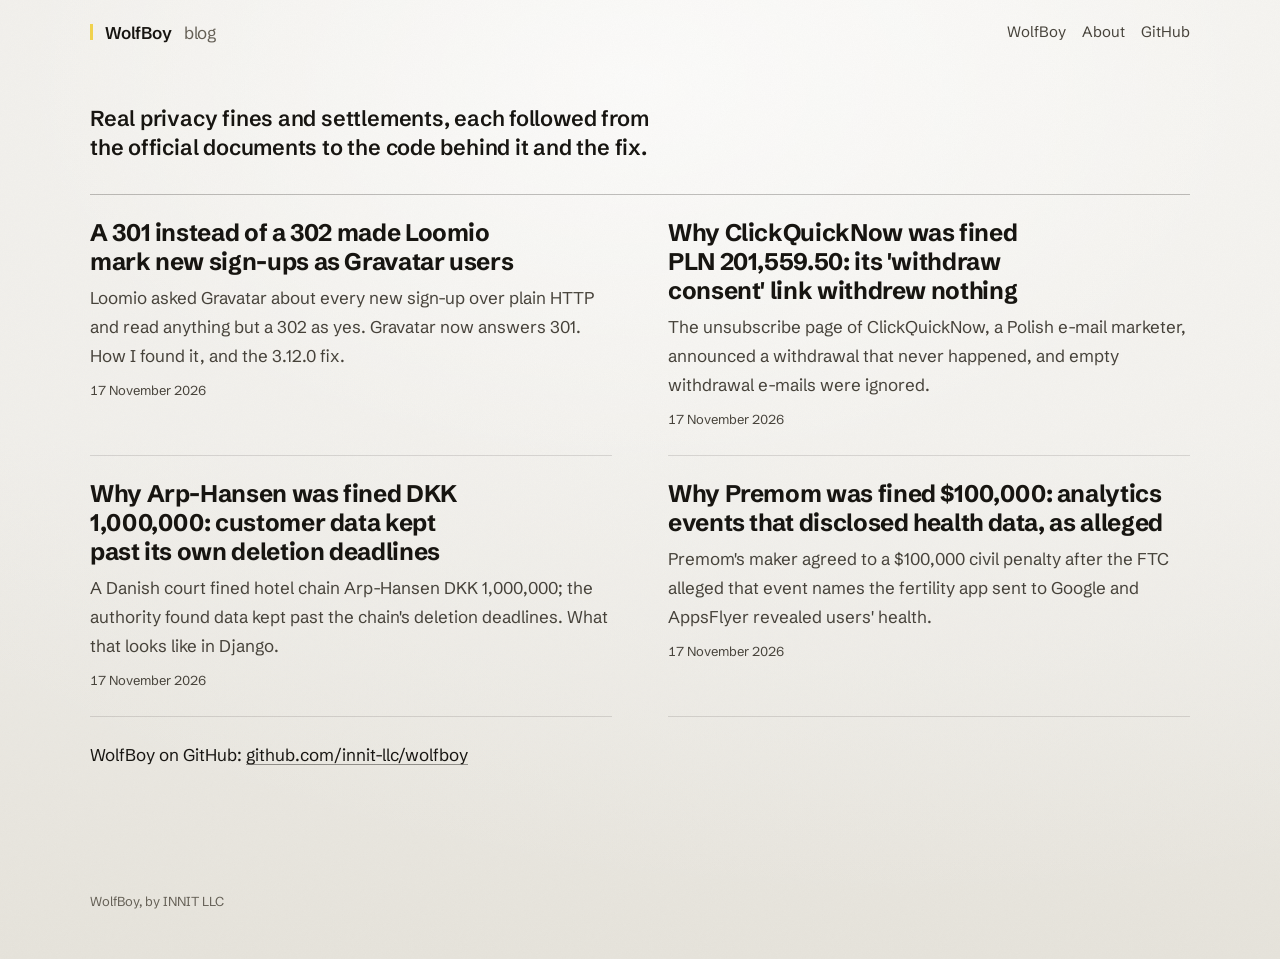
<file: docs/index.html>
<!DOCTYPE html>
<html lang="en">
<head>
<meta charset="utf-8" />
<meta name="viewport" content="width=device-width, initial-scale=1" />
<title>WolfBoy blog</title>
<meta name="description" content="Real privacy fines and settlements, each followed from the official documents to the code behind it and the fix." />
<meta property="og:type" content="website" />
<meta property="og:site_name" content="WolfBoy blog" />
<meta property="og:title" content="WolfBoy blog" />
<meta property="og:description" content="Real privacy fines and settlements, each followed from the official documents to the code behind it and the fix." />
<meta property="og:url" content="https://innit-llc.com/" />
<meta property="og:image" content="https://innit-llc.com/og/index.png" />
<meta property="og:image:width" content="1200" />
<meta property="og:image:height" content="630" />
<meta property="og:image:alt" content="WolfBoy blog" />
<meta name="twitter:card" content="summary_large_image" />
<meta name="color-scheme" content="light dark" />
<link rel="alternate" type="application/rss+xml" title="WolfBoy blog" href="https://innit-llc.com/feed.xml" />
<link rel="preload" href="fonts/SchibstedGrotesk-normal-400-900-latin.woff2" as="font" type="font/woff2" crossorigin="anonymous" />
<link rel="stylesheet" href="style.css" />
</head>
<body class="home">
<header class="mast"><div class="frame"><a class="brand" href="./"><b>WolfBoy</b> blog</a><nav class="nav" aria-label="Site"><a href="https://github.com/innit-llc/wolfboy">WolfBoy</a><a href="about/">About</a><a href="https://github.com/innit-llc">GitHub</a></nav></div></header>
<main class="frame">
<h1>Real privacy fines and settlements, each followed from the official documents to the code behind it and the fix.</h1>
<ul class="posts">
<li>
<h2><a href="loomio-gravatar-301/">A 301 instead of a 302 made Loomio mark new <span class="nw">sign-ups</span> as Gravatar users</a></h2>
<p>Loomio asked Gravatar about every new sign-up over plain HTTP and read anything but a 302 as yes. Gravatar now answers 301. How I found it, and the 3.12.0 fix.</p>
<p class="meta"><time datetime="2026-11-17">17 November 2026</time></p>
</li>
<li>
<h2><a href="consent-withdrawal-link-poland/">Why ClickQuickNow was fined PLN 201,559.50: its 'withdraw consent' link withdrew nothing</a></h2>
<p>The unsubscribe page of ClickQuickNow, a Polish e-mail marketer, announced a withdrawal that never happened, and empty withdrawal e-mails were ignored.</p>
<p class="meta"><time datetime="2026-11-17">17 November 2026</time></p>
</li>
<li>
<h2><a href="retention-deadlines-denmark/">Why <span class="nw">Arp-Hansen</span> was fined DKK 1,000,000: customer data kept past its own deletion deadlines</a></h2>
<p>A Danish court fined hotel chain Arp-Hansen DKK 1,000,000; the authority found data kept past the chain's deletion deadlines. What that looks like in Django.</p>
<p class="meta"><time datetime="2026-11-17">17 November 2026</time></p>
</li>
<li>
<h2><a href="health-event-names-to-analytics-sdks-us/">Why Premom was fined $100,000: analytics events that disclosed health data, as alleged</a></h2>
<p>Premom's maker agreed to a $100,000 civil penalty after the FTC alleged that event names the fertility app sent to Google and AppsFlyer revealed users' health.</p>
<p class="meta"><time datetime="2026-11-17">17 November 2026</time></p>
</li>
</ul>
<p class="repo-link">WolfBoy on GitHub: <a href="https://github.com/innit-llc/wolfboy">github.com/innit-llc/wolfboy</a></p>
</main>
<footer class="site"><div class="frame">WolfBoy, by INNIT LLC</div></footer>
</body>
</html>
</file>
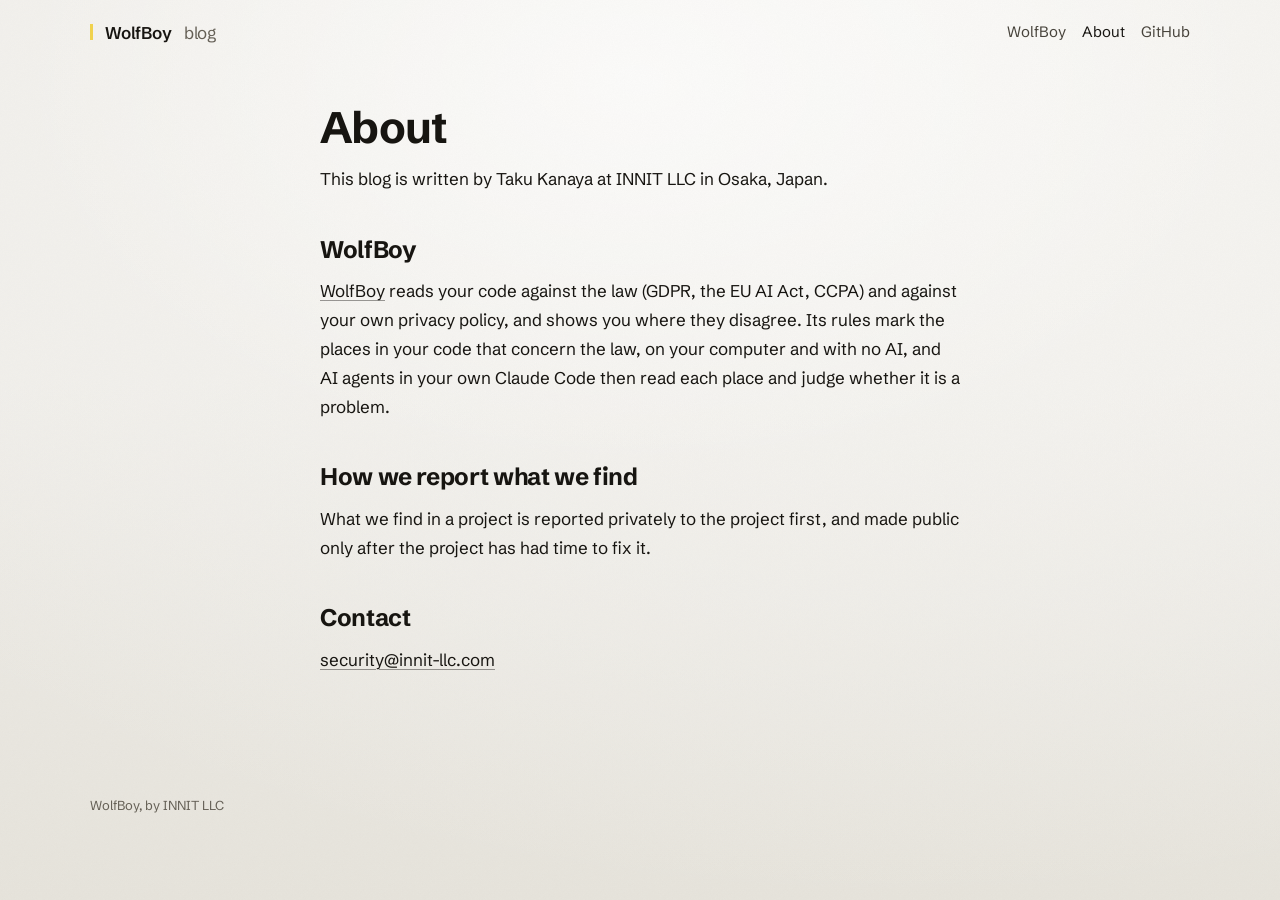
<file: docs/about/index.html>
<!DOCTYPE html>
<html lang="en">
<head>
<meta charset="utf-8" />
<meta name="viewport" content="width=device-width, initial-scale=1" />
<title>About the WolfBoy blog</title>
<meta name="description" content="Who writes the WolfBoy blog, what WolfBoy does, how we report what we find, and how to reach us." />
<meta property="og:type" content="website" />
<meta property="og:site_name" content="WolfBoy blog" />
<meta property="og:title" content="About the WolfBoy blog" />
<meta property="og:description" content="Who writes the WolfBoy blog, what WolfBoy does, how we report what we find, and how to reach us." />
<meta property="og:url" content="https://innit-llc.com/about/" />
<meta property="og:image" content="https://innit-llc.com/og/about.png" />
<meta property="og:image:width" content="1200" />
<meta property="og:image:height" content="630" />
<meta property="og:image:alt" content="About the WolfBoy blog" />
<meta name="twitter:card" content="summary_large_image" />
<meta name="color-scheme" content="light dark" />
<link rel="alternate" type="application/rss+xml" title="WolfBoy blog" href="https://innit-llc.com/feed.xml" />
<link rel="preload" href="../fonts/SchibstedGrotesk-normal-400-900-latin.woff2" as="font" type="font/woff2" crossorigin="anonymous" />
<link rel="stylesheet" href="../style.css" />
</head>
<body class="about">
<header class="mast"><div class="frame"><a class="brand" href="../"><b>WolfBoy</b> blog</a><nav class="nav" aria-label="Site"><a href="https://github.com/innit-llc/wolfboy">WolfBoy</a><a href="../about/" aria-current="page">About</a><a href="https://github.com/innit-llc">GitHub</a></nav></div></header>
<main class="wrap">
<article>
<h1 id="about">About</h1>
<p>This blog is written by Taku Kanaya at INNIT LLC in Osaka, Japan.</p>
<h2 id="wolfboy">WolfBoy</h2>
<p><a href="https://github.com/innit-llc/wolfboy">WolfBoy</a> reads your code against the law (GDPR, the EU AI Act, CCPA) and against your own privacy policy, and shows you where they disagree. Its rules mark the places in your code that concern the law, on your computer and with no AI, and AI agents in your own Claude Code then read each place and judge whether it is a problem.</p>
<h2 id="how-we-report-what-we-find">How we report what we find</h2>
<p>What we find in a project is reported privately to the project first, and made public only after the project has had time to fix it.</p>
<h2 id="contact">Contact</h2>
<p><a href="mailto:security@innit-llc.com">security@innit-llc.com</a></p>
</article>
</main>
<footer class="site"><div class="frame">WolfBoy, by INNIT LLC</div></footer>
</body>
</html>
</file>
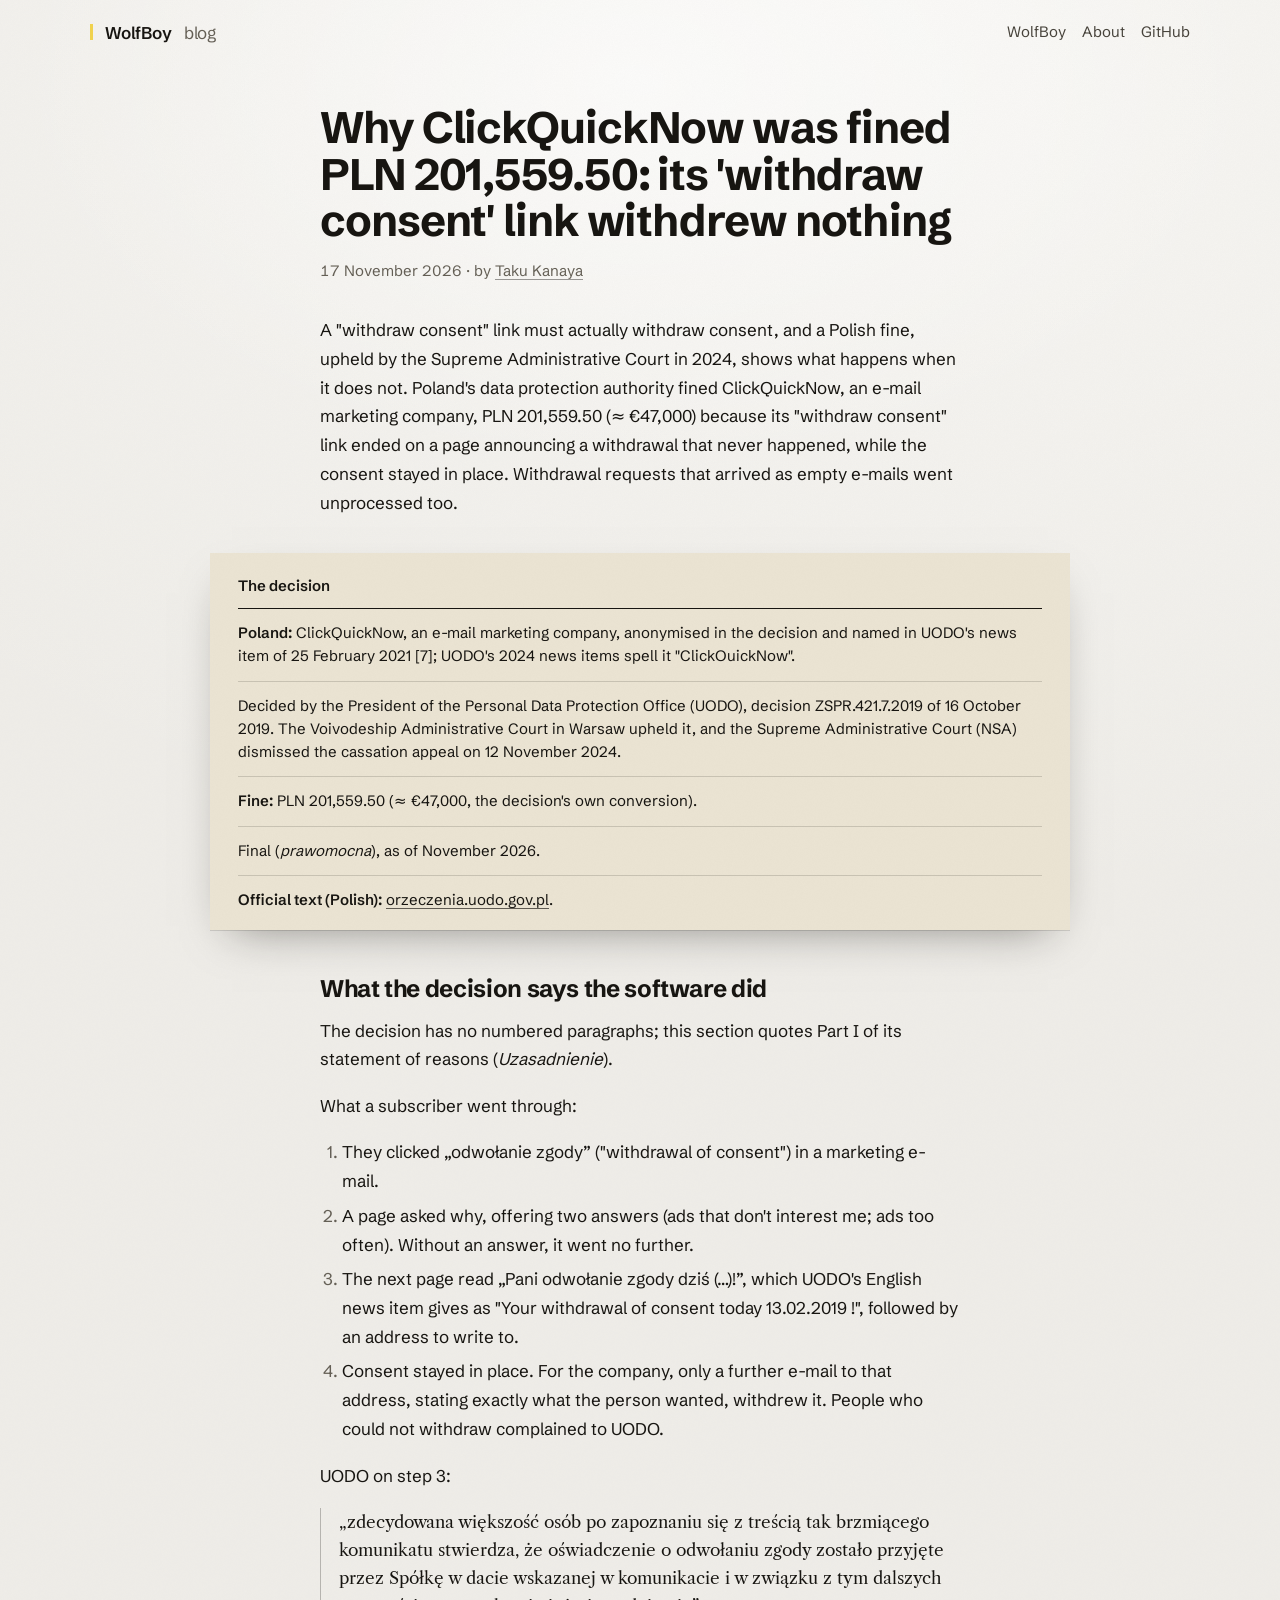
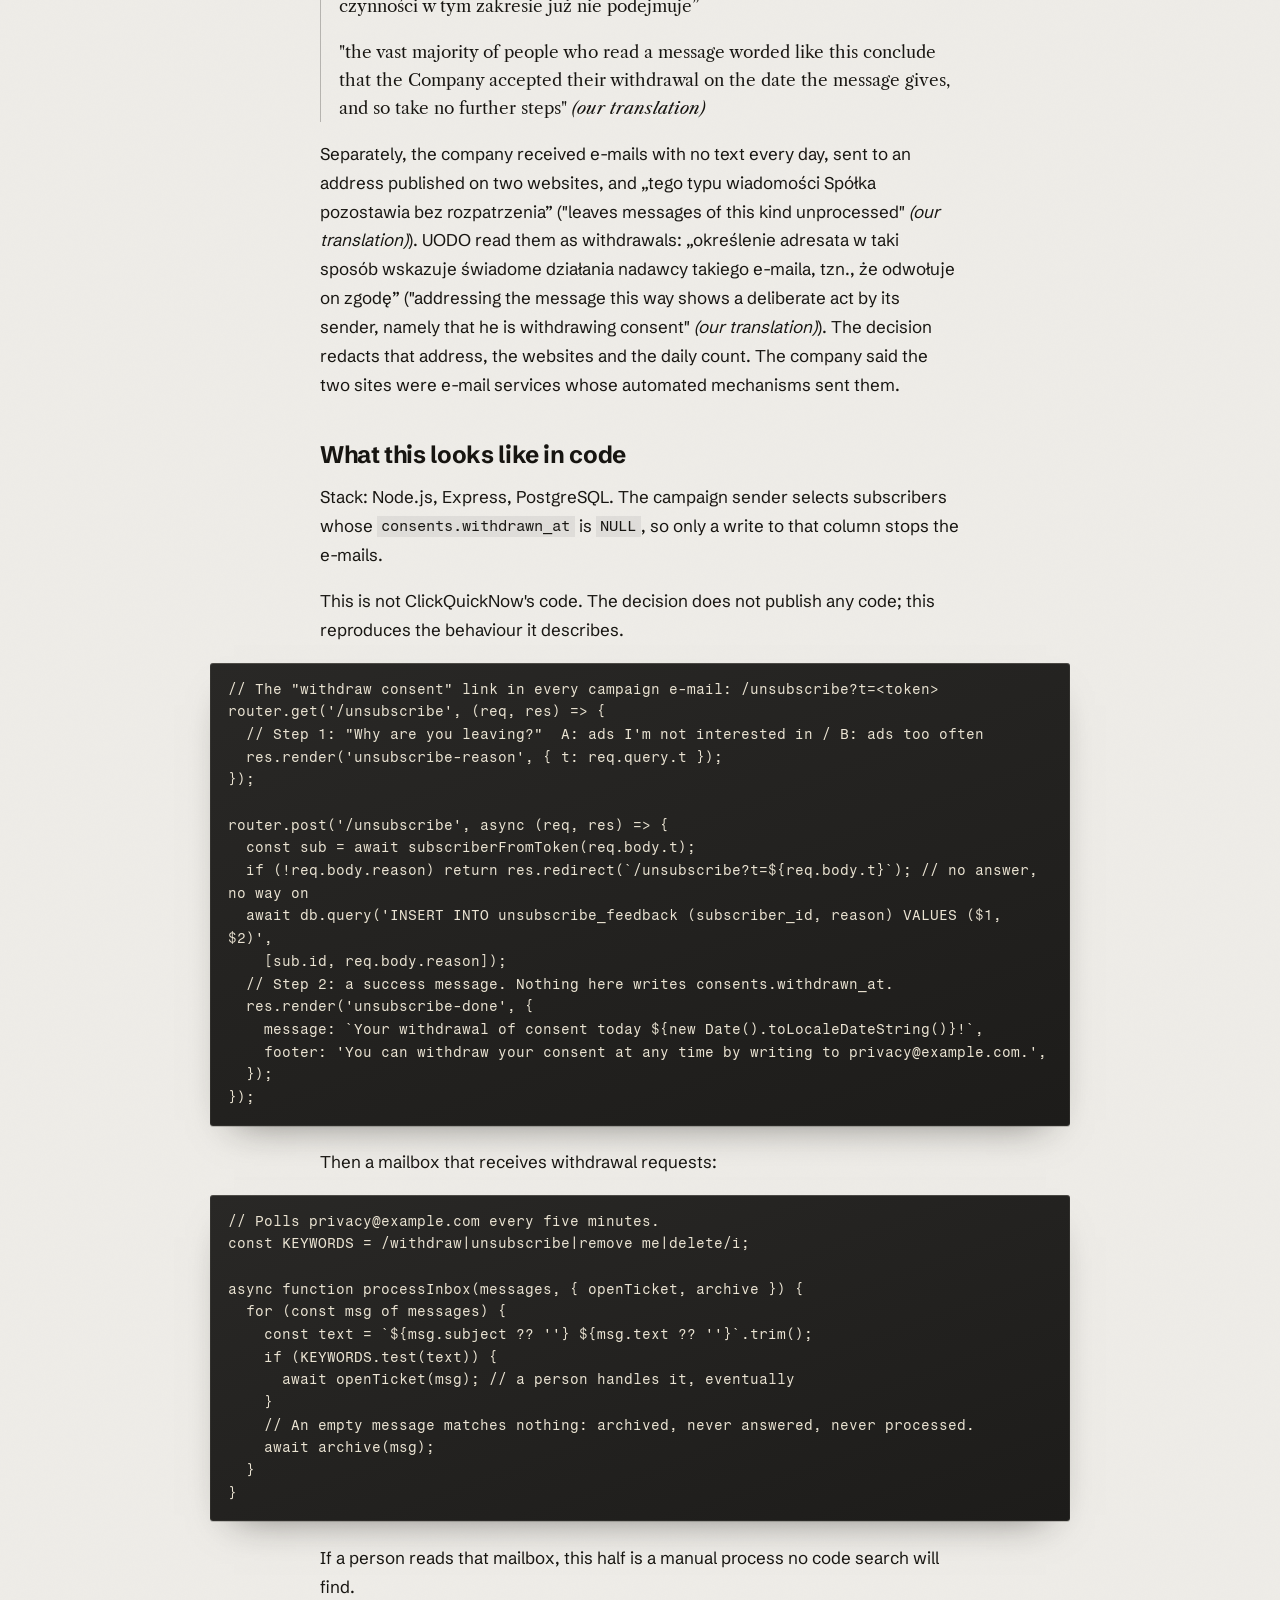
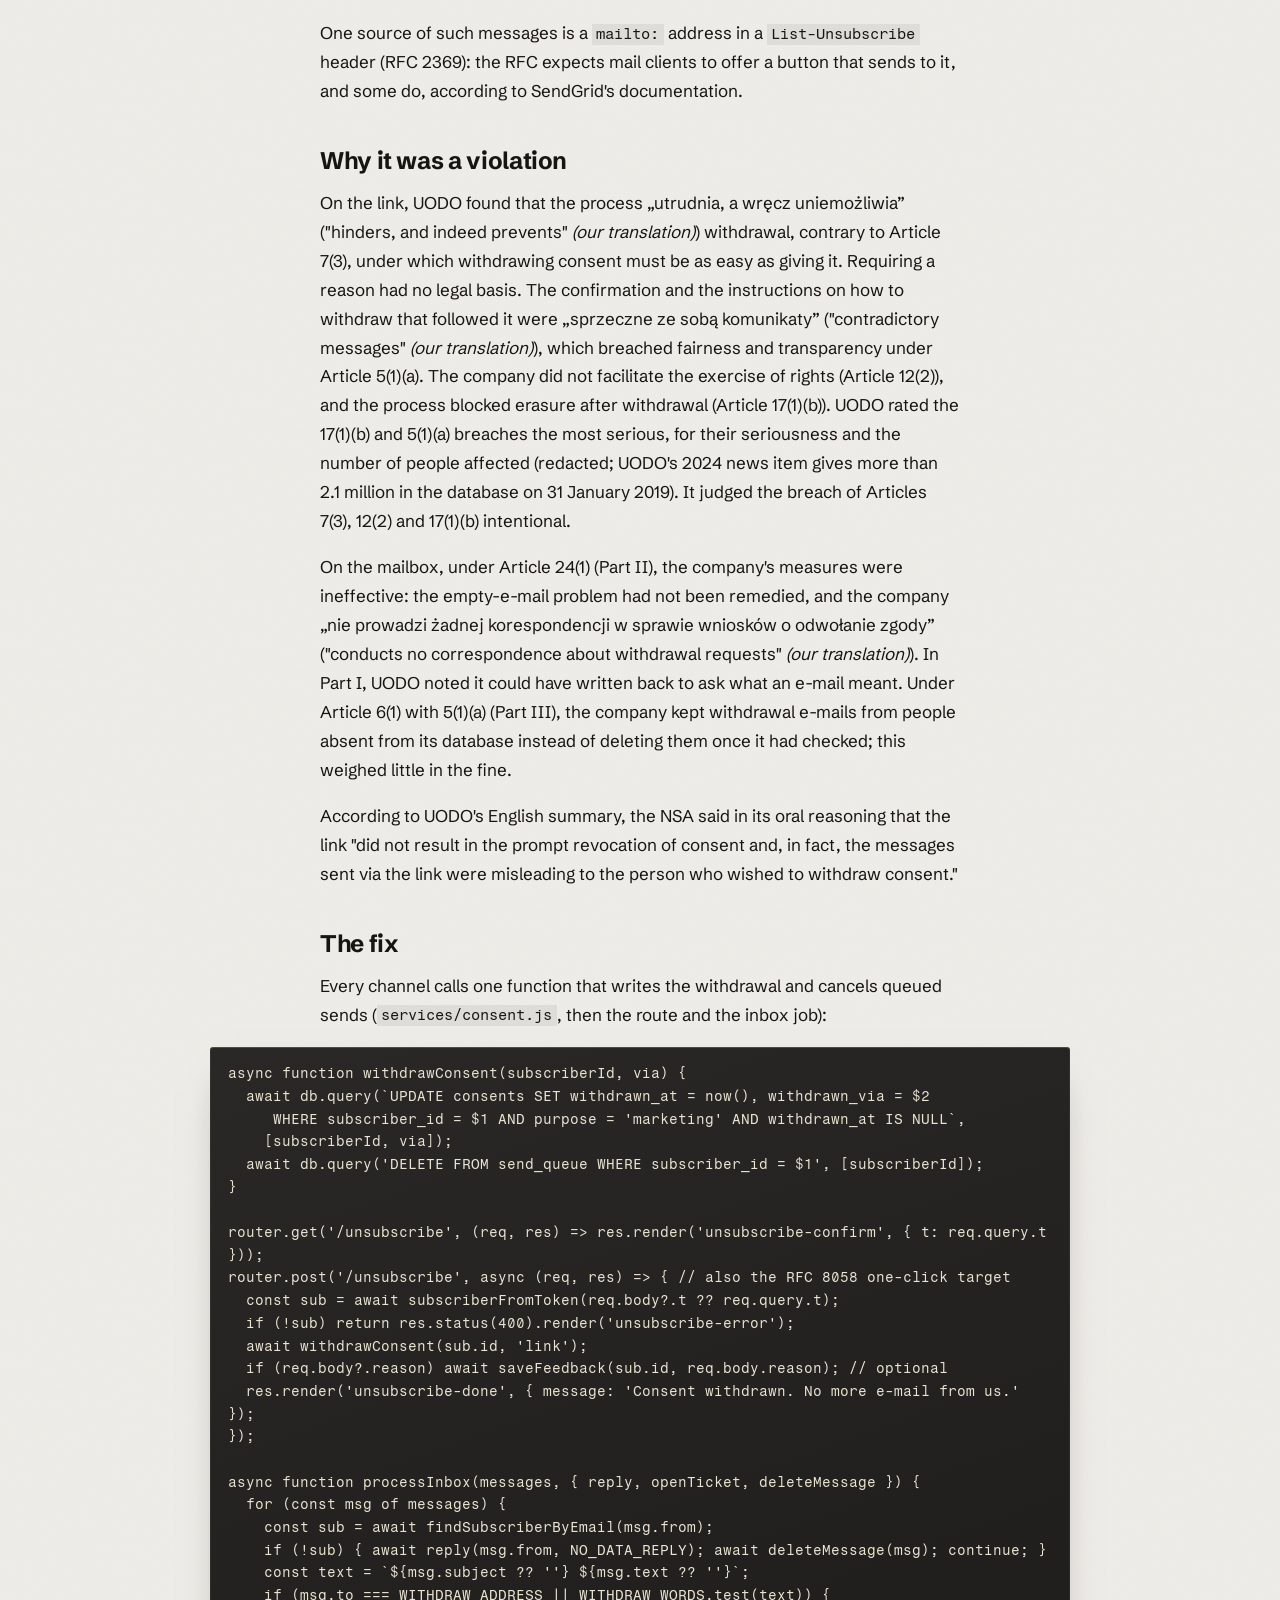
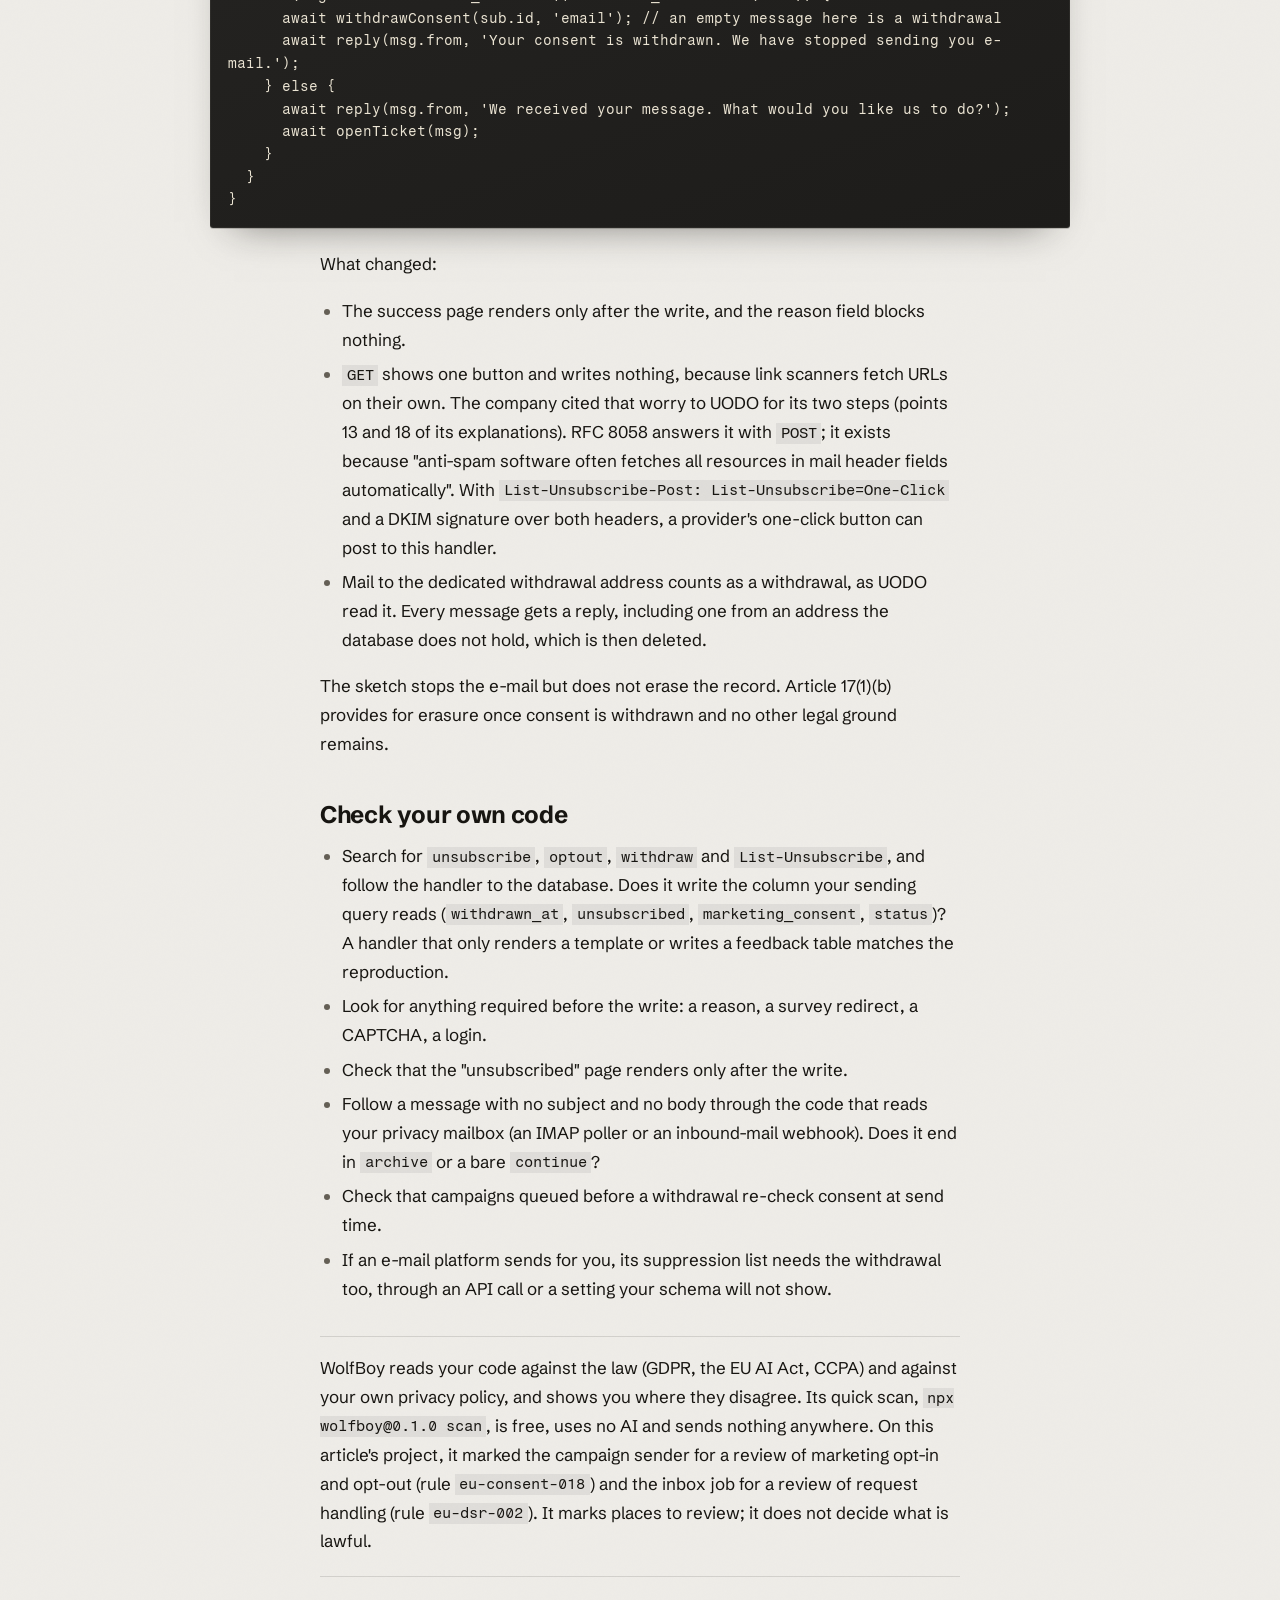
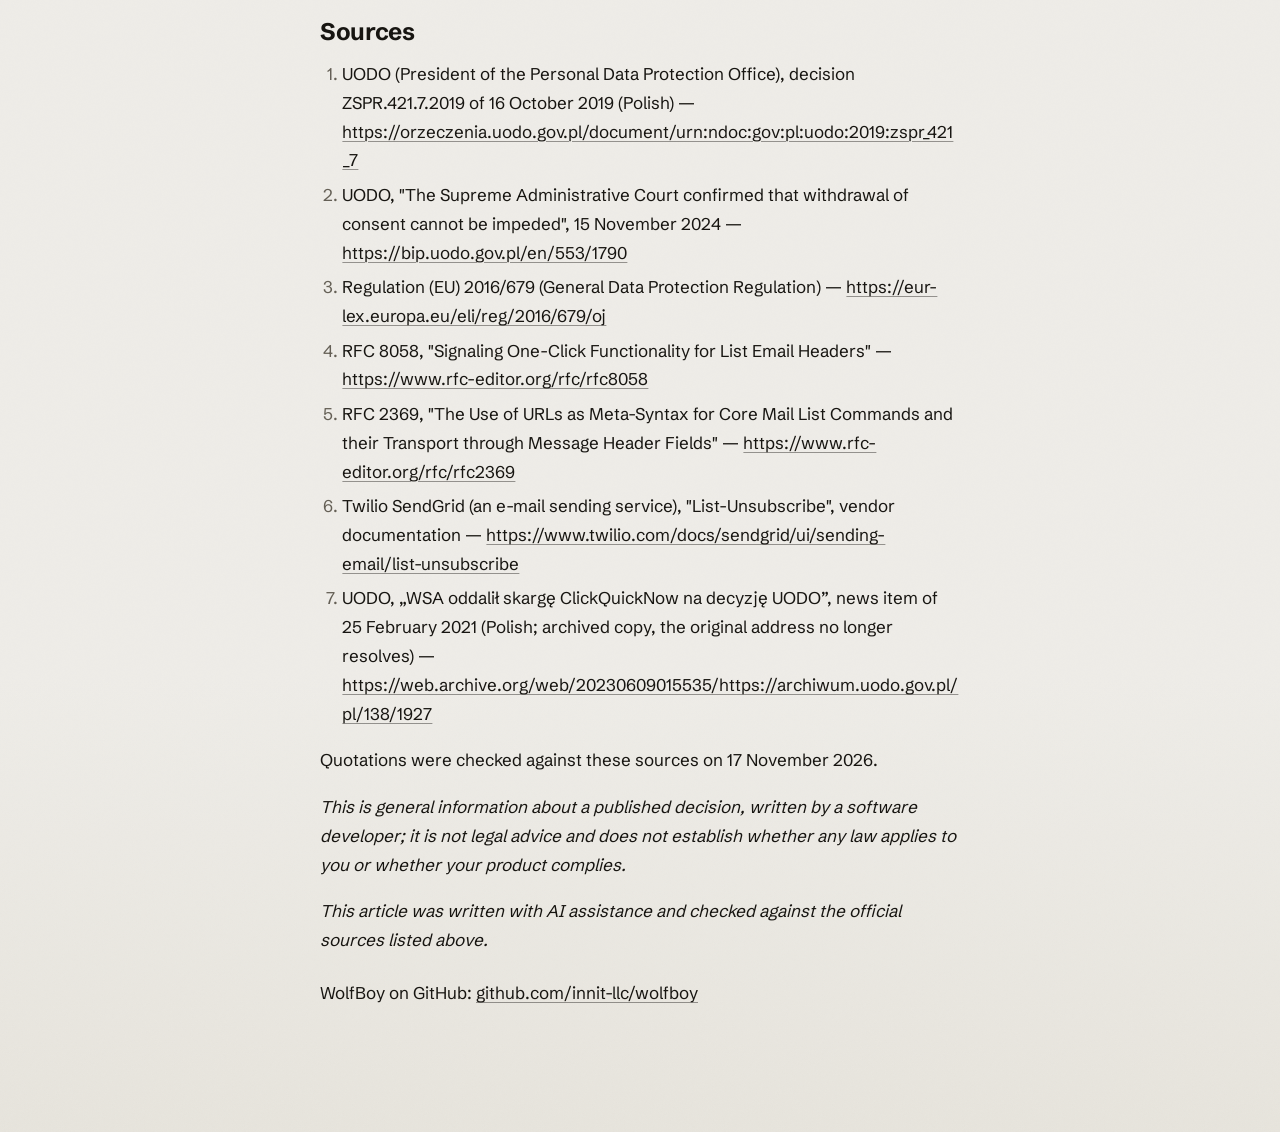
<file: docs/consent-withdrawal-link-poland/index.html>
<!DOCTYPE html>
<html lang="en">
<head>
<meta charset="utf-8" />
<meta name="viewport" content="width=device-width, initial-scale=1" />
<title>Why ClickQuickNow was fined PLN 201,559.50: its 'withdraw consent' link withdrew nothing</title>
<meta name="description" content="The unsubscribe page of ClickQuickNow, a Polish e-mail marketer, announced a withdrawal that never happened, and empty withdrawal e-mails were ignored." />
<meta property="og:type" content="article" />
<meta property="og:site_name" content="WolfBoy blog" />
<meta property="og:title" content="Why ClickQuickNow was fined PLN 201,559.50: its 'withdraw consent' link withdrew nothing" />
<meta property="og:description" content="The unsubscribe page of ClickQuickNow, a Polish e-mail marketer, announced a withdrawal that never happened, and empty withdrawal e-mails were ignored." />
<meta property="og:url" content="https://innit-llc.com/consent-withdrawal-link-poland/" />
<meta property="og:image" content="https://innit-llc.com/og/consent-withdrawal-link-poland.png" />
<meta property="og:image:width" content="1200" />
<meta property="og:image:height" content="630" />
<meta property="og:image:alt" content="Why ClickQuickNow was fined PLN 201,559.50: its 'withdraw consent' link withdrew nothing" />
<meta name="twitter:card" content="summary_large_image" />
<meta name="color-scheme" content="light dark" />
<link rel="alternate" type="application/rss+xml" title="WolfBoy blog" href="https://innit-llc.com/feed.xml" />
<link rel="preload" href="../fonts/SchibstedGrotesk-normal-400-900-latin.woff2" as="font" type="font/woff2" crossorigin="anonymous" />
<link rel="stylesheet" href="../style.css" />
</head>
<body class="post">
<header class="mast"><div class="frame"><a class="brand" href="../"><b>WolfBoy</b> blog</a><nav class="nav" aria-label="Site"><a href="https://github.com/innit-llc/wolfboy">WolfBoy</a><a href="../about/">About</a><a href="https://github.com/innit-llc">GitHub</a></nav></div></header>
<main class="wrap">
<article>
<header>
<h1>Why ClickQuickNow was fined PLN 201,559.50: its 'withdraw consent' link withdrew nothing</h1>
<p class="meta"><time datetime="2026-11-17">17 November 2026</time> · by <a href="../about/" rel="author">Taku Kanaya</a></p>
</header>
<p>A "withdraw consent" link must actually withdraw consent, and a Polish fine, upheld by the Supreme Administrative Court in 2024, shows what happens when it does not. Poland's data protection authority fined ClickQuickNow, an e-mail marketing company, PLN 201,559.50 (≈ €47,000) because its "withdraw consent" link ended on a page announcing a withdrawal that never happened, while the consent stayed in place. Withdrawal requests that arrived as empty e-mails went unprocessed too.</p>
<section class="case">
<h2 id="the-decision">The decision</h2>
<ul>
<li><span class="k">Poland:</span> ClickQuickNow, an e-mail marketing company, anonymised in the decision and named in UODO's news item of 25 February 2021 [7]; UODO's 2024 news items spell it "ClickOuickNow".</li>
<li>Decided by the President of the Personal Data Protection Office (UODO), decision ZSPR.421.7.2019 of 16 October 2019. The Voivodeship Administrative Court in Warsaw upheld it, and the Supreme Administrative Court (NSA) dismissed the cassation appeal on 12 November 2024.</li>
<li><span class="k">Fine:</span> PLN 201,559.50 (≈ €47,000, the decision's own conversion).</li>
<li>Final (<em>prawomocna</em>), as of November 2026.</li>
<li><span class="k">Official text (Polish):</span> <a href="https://orzeczenia.uodo.gov.pl/document/urn:ndoc:gov:pl:uodo:2019:zspr_421_7">orzeczenia.uodo.gov.pl</a>.</li>
</ul>
</section>
<h2 id="what-the-decision-says-the-software-did">What the decision says the software did</h2>
<p>The decision has no numbered paragraphs; this section quotes Part I of its statement of reasons (<em>Uzasadnienie</em>).</p>
<p>What a subscriber went through:</p>
<ol>
<li>They clicked „odwołanie zgody” ("withdrawal of consent") in a marketing e-mail.</li>
<li>A page asked why, offering two answers (ads that don't interest me; ads too often). Without an answer, it went no further.</li>
<li>The next page read „Pani odwołanie zgody dziś (…)!”, which UODO's English news item gives as "Your withdrawal of consent today 13.02.2019 !", followed by an address to write to.</li>
<li>Consent stayed in place. For the company, only a further e-mail to that address, stating exactly what the person wanted, withdrew it. People who could not withdraw complained to UODO.</li>
</ol>
<p>UODO on step 3:</p>
<blockquote>
<p>„zdecydowana większość osób po zapoznaniu się z treścią tak brzmiącego komunikatu stwierdza, że oświadczenie o odwołaniu zgody zostało przyjęte przez Spółkę w dacie wskazanej w komunikacie i w związku z tym dalszych czynności w tym zakresie już nie podejmuje”</p>
<p>"the vast majority of people who read a message worded like this conclude that the Company accepted their withdrawal on the date the message gives, and so take no further steps" <em>(our translation)</em></p>
</blockquote>
<p>Separately, the company received e-mails with no text every day, sent to an address published on two websites, and „tego typu wiadomości Spółka pozostawia bez rozpatrzenia” ("leaves messages of this kind unprocessed" <em>(our translation)</em>). UODO read them as withdrawals: „określenie adresata w taki sposób wskazuje świadome działania nadawcy takiego e-maila, tzn., że odwołuje on zgodę” ("addressing the message this way shows a deliberate act by its sender, namely that he is withdrawing consent" <em>(our translation)</em>). The decision redacts that address, the websites and the daily count. The company said the two sites were e-mail services whose automated mechanisms sent them.</p>
<h2 id="what-this-looks-like-in-code">What this looks like in code</h2>
<p>Stack: Node.js, Express, PostgreSQL. The campaign sender selects subscribers whose <code>consents.withdrawn_at</code> is <code>NULL</code>, so only a write to that column stops the e-mails.</p>
<p>This is not ClickQuickNow's code. The decision does not publish any code; this reproduces the behaviour it describes.</p>
<pre><code class="language-js">// The "withdraw consent" link in every campaign e-mail: /unsubscribe?t=&lt;token&gt;
router.get('/unsubscribe', (req, res) =&gt; {
  // Step 1: "Why are you leaving?"  A: ads I'm not interested in / B: ads too often
  res.render('unsubscribe-reason', { t: req.query.t });
});

router.post('/unsubscribe', async (req, res) =&gt; {
  const sub = await subscriberFromToken(req.body.t);
  if (!req.body.reason) return res.redirect(`/unsubscribe?t=${req.body.t}`); // no answer, no way on
  await db.query('INSERT INTO unsubscribe_feedback (subscriber_id, reason) VALUES ($1, $2)',
    [sub.id, req.body.reason]);
  // Step 2: a success message. Nothing here writes consents.withdrawn_at.
  res.render('unsubscribe-done', {
    message: `Your withdrawal of consent today ${new Date().toLocaleDateString()}!`,
    footer: 'You can withdraw your consent at any time by writing to privacy@example.com.',
  });
});
</code></pre>
<p>Then a mailbox that receives withdrawal requests:</p>
<pre><code class="language-js">// Polls privacy@example.com every five minutes.
const KEYWORDS = /withdraw|unsubscribe|remove me|delete/i;

async function processInbox(messages, { openTicket, archive }) {
  for (const msg of messages) {
    const text = `${msg.subject ?? ''} ${msg.text ?? ''}`.trim();
    if (KEYWORDS.test(text)) {
      await openTicket(msg); // a person handles it, eventually
    }
    // An empty message matches nothing: archived, never answered, never processed.
    await archive(msg);
  }
}
</code></pre>
<p>If a person reads that mailbox, this half is a manual process no code search will find.</p>
<p>One source of such messages is a <code>mailto:</code> address in a <code>List-Unsubscribe</code> header (RFC 2369): the RFC expects mail clients to offer a button that sends to it, and some do, according to SendGrid's documentation.</p>
<h2 id="why-it-was-a-violation">Why it was a violation</h2>
<p>On the link, UODO found that the process „utrudnia, a wręcz uniemożliwia” ("hinders, and indeed prevents" <em>(our translation)</em>) withdrawal, contrary to Article 7(3), under which withdrawing consent must be as easy as giving it. Requiring a reason had no legal basis. The confirmation and the instructions on how to withdraw that followed it were „sprzeczne ze sobą komunikaty” ("contradictory messages" <em>(our translation)</em>), which breached fairness and transparency under Article 5(1)(a). The company did not facilitate the exercise of rights (Article 12(2)), and the process blocked erasure after withdrawal (Article 17(1)(b)). UODO rated the 17(1)(b) and 5(1)(a) breaches the most serious, for their seriousness and the number of people affected (redacted; UODO's 2024 news item gives more than 2.1 million in the database on 31 January 2019). It judged the breach of Articles 7(3), 12(2) and 17(1)(b) intentional.</p>
<p>On the mailbox, under Article 24(1) (Part II), the company's measures were ineffective: the empty-e-mail problem had not been remedied, and the company „nie prowadzi żadnej korespondencji w sprawie wniosków o odwołanie zgody” ("conducts no correspondence about withdrawal requests" <em>(our translation)</em>). In Part I, UODO noted it could have written back to ask what an e-mail meant. Under Article 6(1) with 5(1)(a) (Part III), the company kept withdrawal e-mails from people absent from its database instead of deleting them once it had checked; this weighed little in the fine.</p>
<p>According to UODO's English summary, the NSA said in its oral reasoning that the link "did not result in the prompt revocation of consent and, in fact, the messages sent via the link were misleading to the person who wished to withdraw consent."</p>
<h2 id="the-fix">The fix</h2>
<p>Every channel calls one function that writes the withdrawal and cancels queued sends (<code>services/consent.js</code>, then the route and the inbox job):</p>
<pre><code class="language-js">async function withdrawConsent(subscriberId, via) {
  await db.query(`UPDATE consents SET withdrawn_at = now(), withdrawn_via = $2
     WHERE subscriber_id = $1 AND purpose = 'marketing' AND withdrawn_at IS NULL`,
    [subscriberId, via]);
  await db.query('DELETE FROM send_queue WHERE subscriber_id = $1', [subscriberId]);
}

router.get('/unsubscribe', (req, res) =&gt; res.render('unsubscribe-confirm', { t: req.query.t }));
router.post('/unsubscribe', async (req, res) =&gt; { // also the RFC 8058 one-click target
  const sub = await subscriberFromToken(req.body?.t ?? req.query.t);
  if (!sub) return res.status(400).render('unsubscribe-error');
  await withdrawConsent(sub.id, 'link');
  if (req.body?.reason) await saveFeedback(sub.id, req.body.reason); // optional
  res.render('unsubscribe-done', { message: 'Consent withdrawn. No more e-mail from us.' });
});

async function processInbox(messages, { reply, openTicket, deleteMessage }) {
  for (const msg of messages) {
    const sub = await findSubscriberByEmail(msg.from);
    if (!sub) { await reply(msg.from, NO_DATA_REPLY); await deleteMessage(msg); continue; }
    const text = `${msg.subject ?? ''} ${msg.text ?? ''}`;
    if (msg.to === WITHDRAW_ADDRESS || WITHDRAW_WORDS.test(text)) {
      await withdrawConsent(sub.id, 'email'); // an empty message here is a withdrawal
      await reply(msg.from, 'Your consent is withdrawn. We have stopped sending you e-mail.');
    } else {
      await reply(msg.from, 'We received your message. What would you like us to do?');
      await openTicket(msg);
    }
  }
}
</code></pre>
<p>What changed:</p>
<ul>
<li>The success page renders only after the write, and the reason field blocks nothing.</li>
<li><code>GET</code> shows one button and writes nothing, because link scanners fetch URLs on their own. The company cited that worry to UODO for its two steps (points 13 and 18 of its explanations). RFC 8058 answers it with <code>POST</code>; it exists because "anti-spam software often fetches all resources in mail header fields automatically". With <code>List-Unsubscribe-Post: List-Unsubscribe=One-Click</code> and a DKIM signature over both headers, a provider's one-click button can post to this handler.</li>
<li>Mail to the dedicated withdrawal address counts as a withdrawal, as UODO read it. Every message gets a reply, including one from an address the database does not hold, which is then deleted.</li>
</ul>
<p>The sketch stops the e-mail but does not erase the record. Article 17(1)(b) provides for erasure once consent is withdrawn and no other legal ground remains.</p>
<h2 id="check-your-own-code">Check your own code</h2>
<ul>
<li>Search for <code>unsubscribe</code>, <code>optout</code>, <code>withdraw</code> and <code>List-Unsubscribe</code>, and follow the handler to the database. Does it write the column your sending query reads (<code>withdrawn_at</code>, <code>unsubscribed</code>, <code>marketing_consent</code>, <code>status</code>)? A handler that only renders a template or writes a feedback table matches the reproduction.</li>
<li>Look for anything required before the write: a reason, a survey redirect, a CAPTCHA, a login.</li>
<li>Check that the "unsubscribed" page renders only after the write.</li>
<li>Follow a message with no subject and no body through the code that reads your privacy mailbox (an IMAP poller or an inbound-mail webhook). Does it end in <code>archive</code> or a bare <code>continue</code>?</li>
<li>Check that campaigns queued before a withdrawal re-check consent at send time.</li>
<li>If an e-mail platform sends for you, its suppression list needs the withdrawal too, through an API call or a setting your schema will not show.</li>
</ul>
<aside class="product-note">
<p>WolfBoy reads your code against the law (GDPR, the EU AI Act, CCPA) and against your own privacy policy, and shows you where they disagree. Its quick scan, <code>npx wolfboy@0.1.0 scan</code>, is free, uses no AI and sends nothing anywhere. On this article's project, it marked the campaign sender for a review of marketing opt-in and opt-out (rule <code>eu-consent-018</code>) and the inbox job for a review of request handling (rule <code>eu-dsr-002</code>). It marks places to review; it does not decide what is lawful.</p>
</aside>
<h2 id="sources">Sources</h2>
<ol>
<li>UODO (President of the Personal Data Protection Office), decision ZSPR.421.7.2019 of 16 October 2019 (Polish) — <a href="https://orzeczenia.uodo.gov.pl/document/urn:ndoc:gov:pl:uodo:2019:zspr_421_7">https://orzeczenia.uodo.gov.pl/document/urn:ndoc:gov:pl:uodo:2019:zspr_421_7</a></li>
<li>UODO, "The Supreme Administrative Court confirmed that withdrawal of consent cannot be impeded", 15 November 2024 — <a href="https://bip.uodo.gov.pl/en/553/1790">https://bip.uodo.gov.pl/en/553/1790</a></li>
<li>Regulation (EU) 2016/679 (General Data Protection Regulation) — <a href="https://eur-lex.europa.eu/eli/reg/2016/679/oj">https://eur-lex.europa.eu/eli/reg/2016/679/oj</a></li>
<li>RFC 8058, "Signaling One-Click Functionality for List Email Headers" — <a href="https://www.rfc-editor.org/rfc/rfc8058">https://www.rfc-editor.org/rfc/rfc8058</a></li>
<li>RFC 2369, "The Use of URLs as Meta-Syntax for Core Mail List Commands and their Transport through Message Header Fields" — <a href="https://www.rfc-editor.org/rfc/rfc2369">https://www.rfc-editor.org/rfc/rfc2369</a></li>
<li>Twilio SendGrid (an e-mail sending service), "List-Unsubscribe", vendor documentation — <a href="https://www.twilio.com/docs/sendgrid/ui/sending-email/list-unsubscribe">https://www.twilio.com/docs/sendgrid/ui/sending-email/list-unsubscribe</a></li>
<li>UODO, „WSA oddalił skargę ClickQuickNow na decyzję UODO”, news item of 25 February 2021 (Polish; archived copy, the original address no longer resolves) — <a href="https://web.archive.org/web/20230609015535/https://archiwum.uodo.gov.pl/pl/138/1927">https://web.archive.org/web/20230609015535/https://archiwum.uodo.gov.pl/pl/138/1927</a></li>
</ol>
<p>Quotations were checked against these sources on 17 November 2026.</p>
<p><em>This is general information about a published decision, written by a software developer; it is not legal advice and does not establish whether any law applies to you or whether your product complies.</em></p>
<p><em>This article was written with AI assistance and checked against the official sources listed above.</em></p>
<p class="repo-link">WolfBoy on GitHub: <a href="https://github.com/innit-llc/wolfboy">github.com/innit-llc/wolfboy</a></p>
</article>
</main>
<footer class="site"><div class="frame">WolfBoy, by INNIT LLC</div></footer>
</body>
</html>
</file>
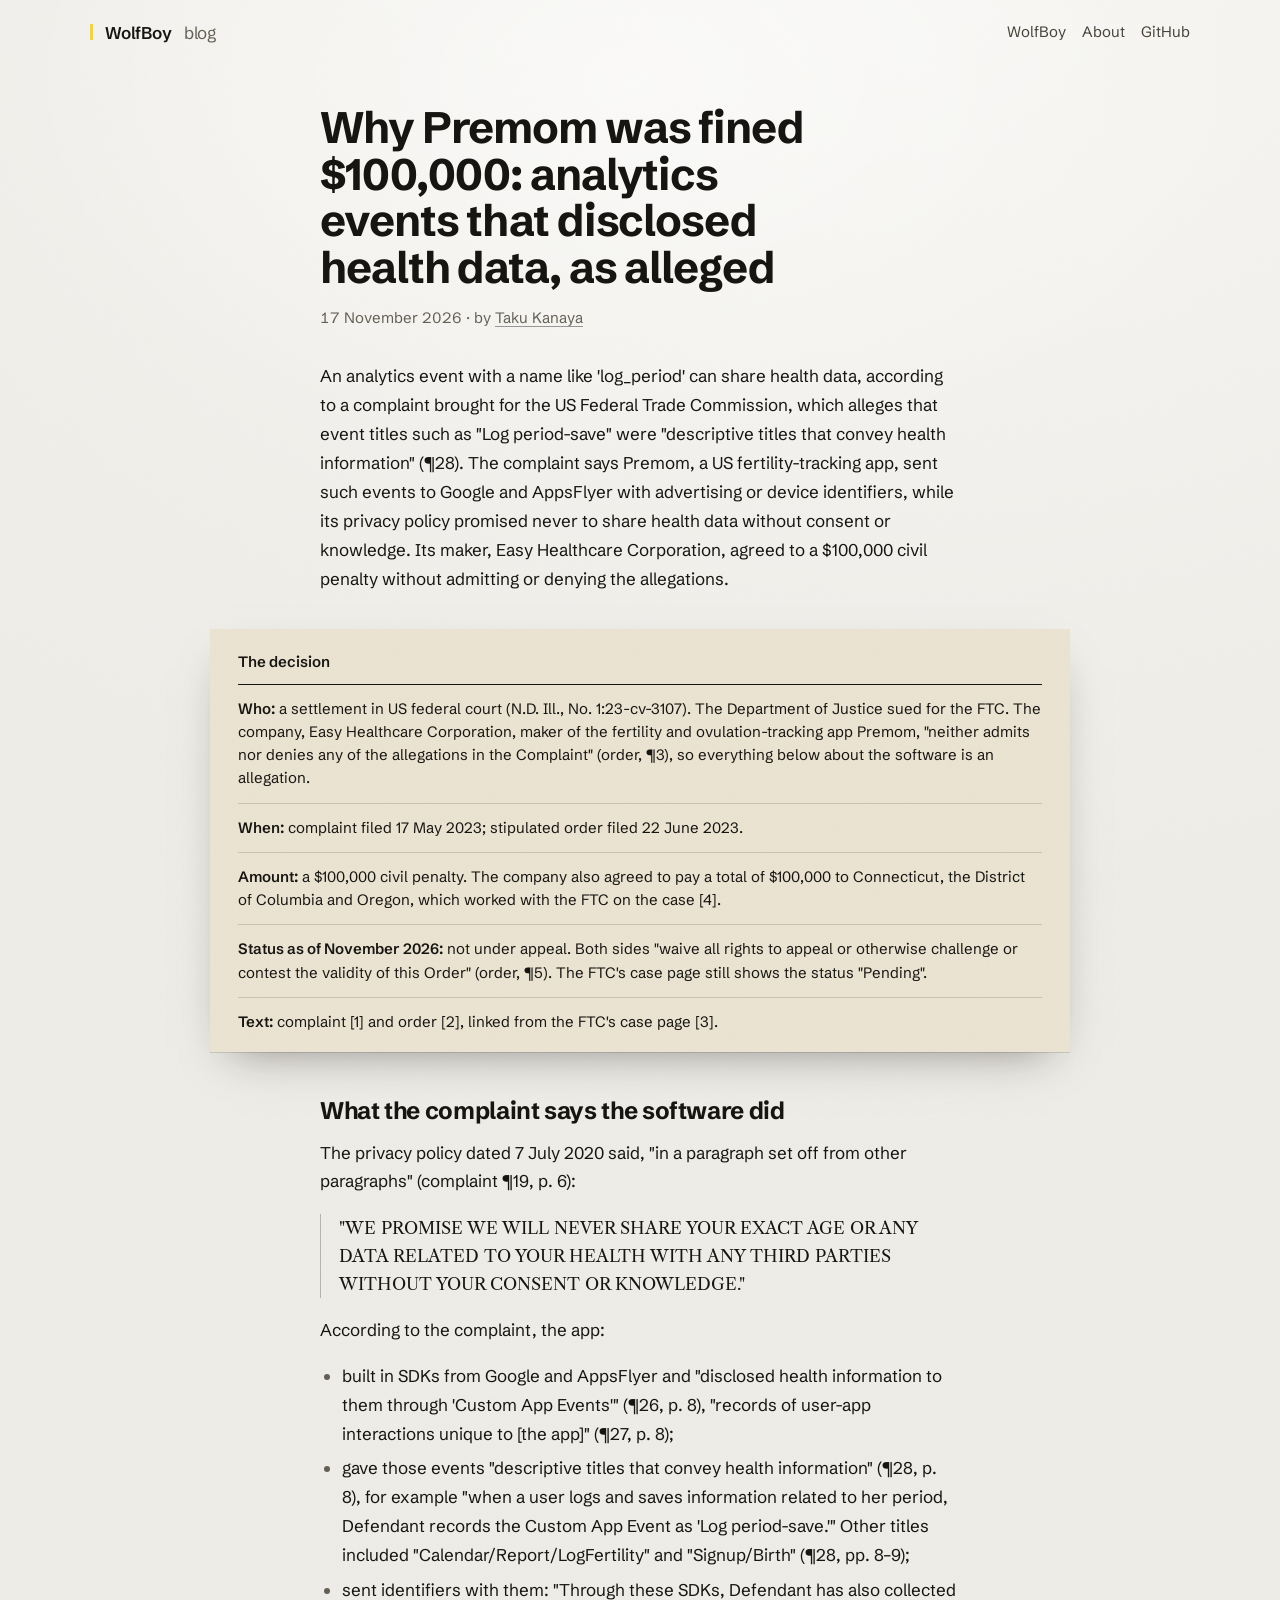
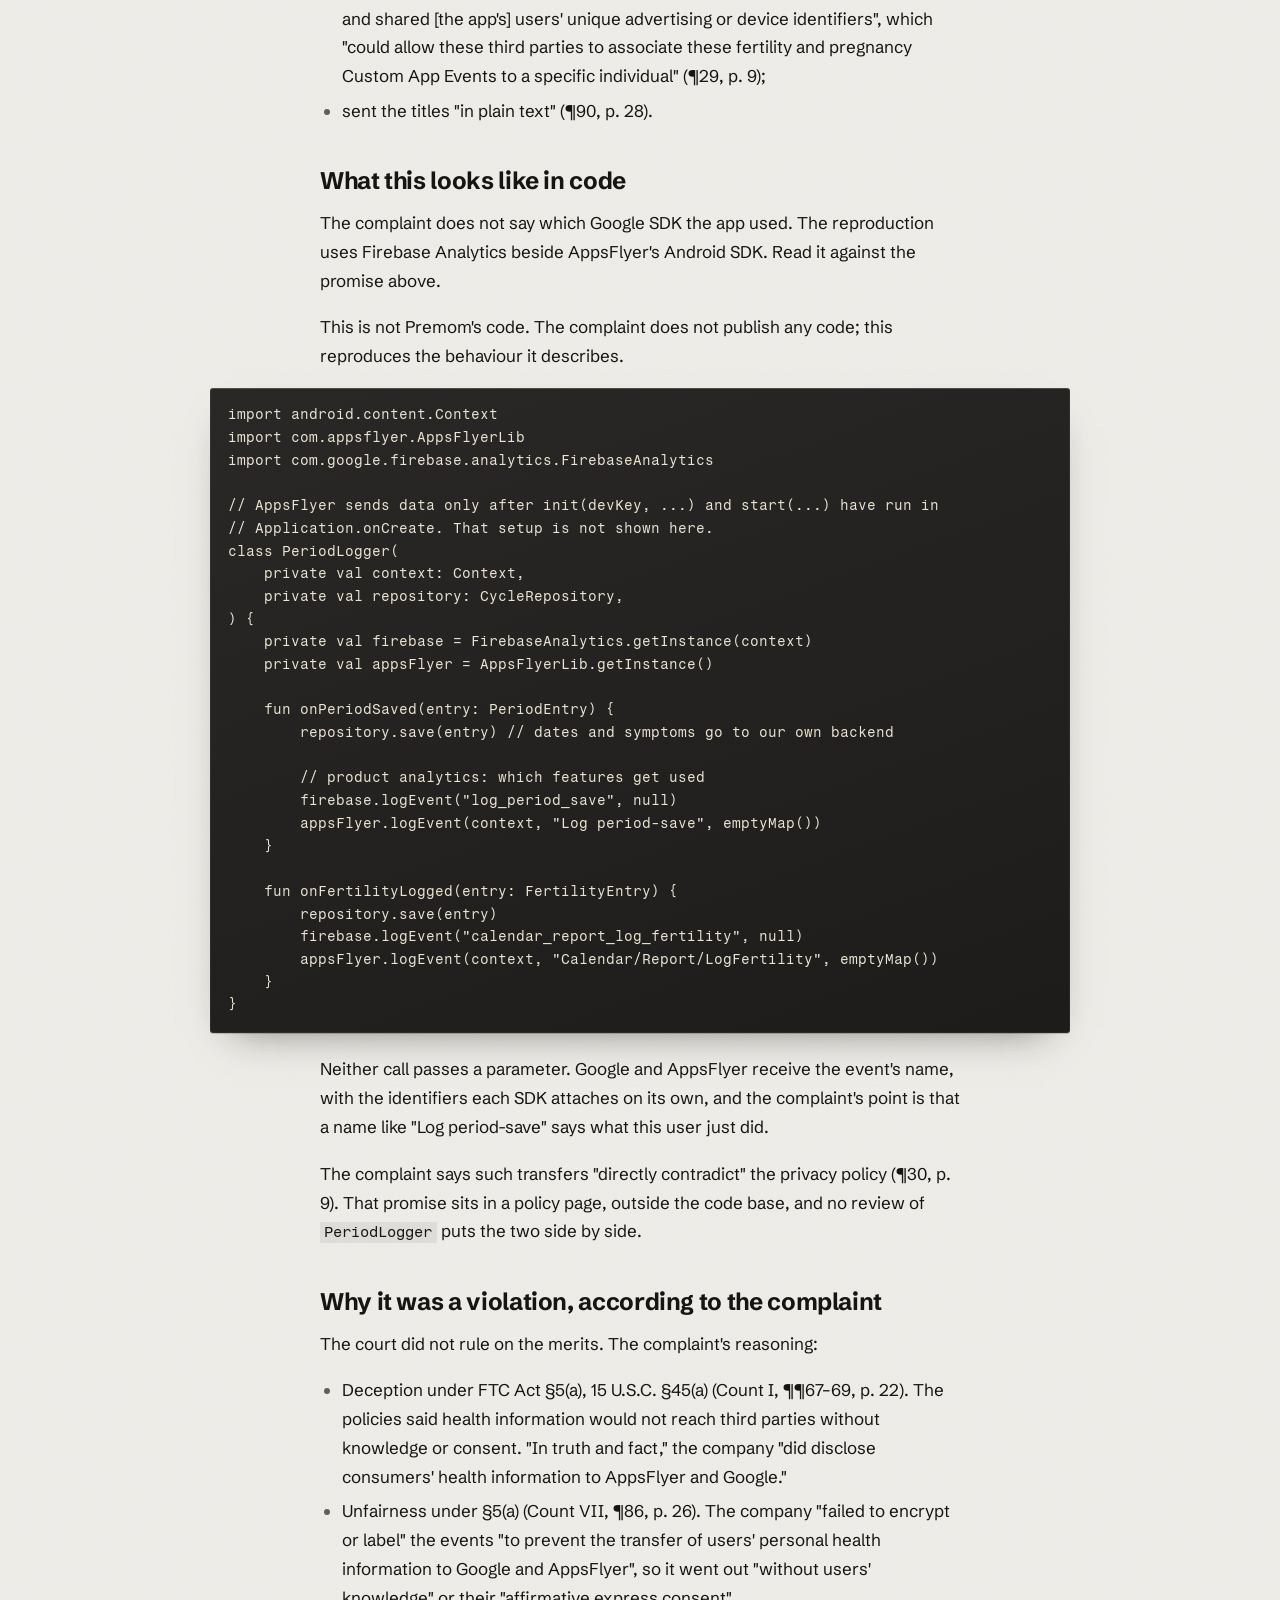
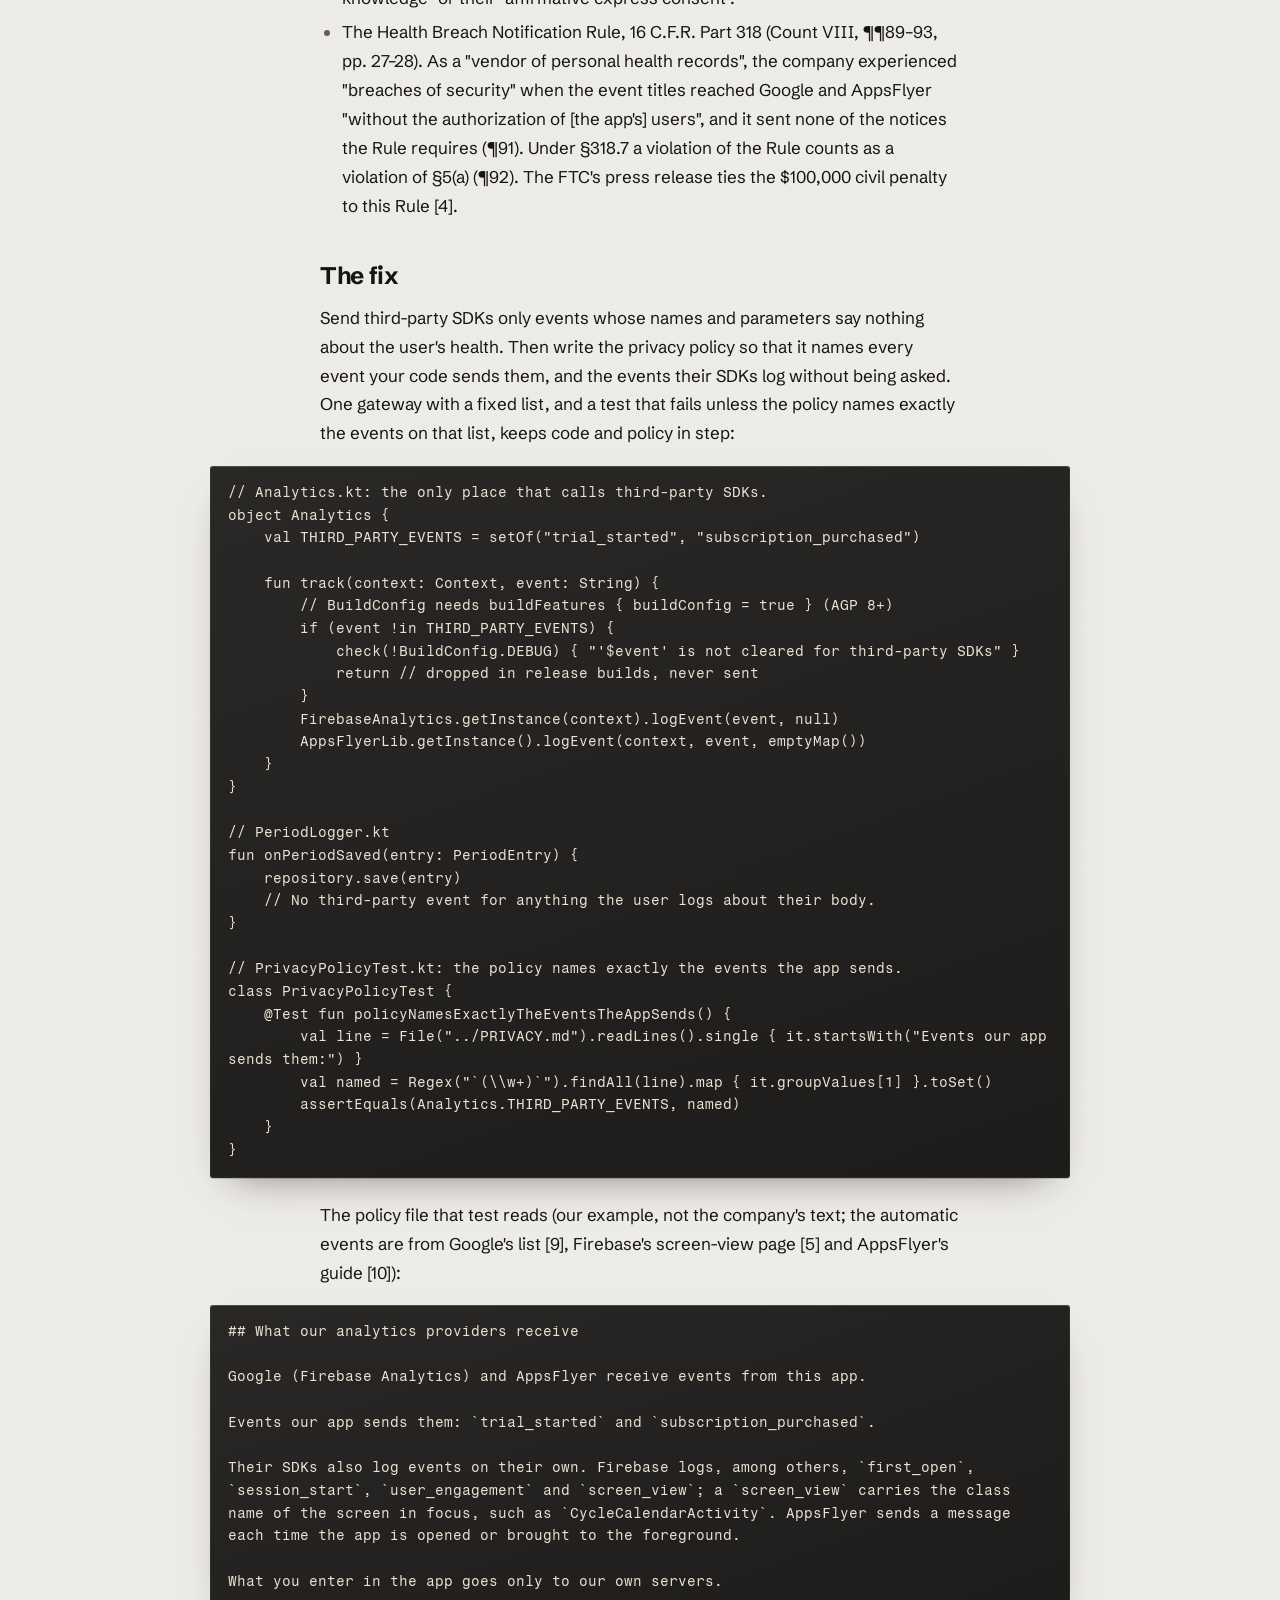
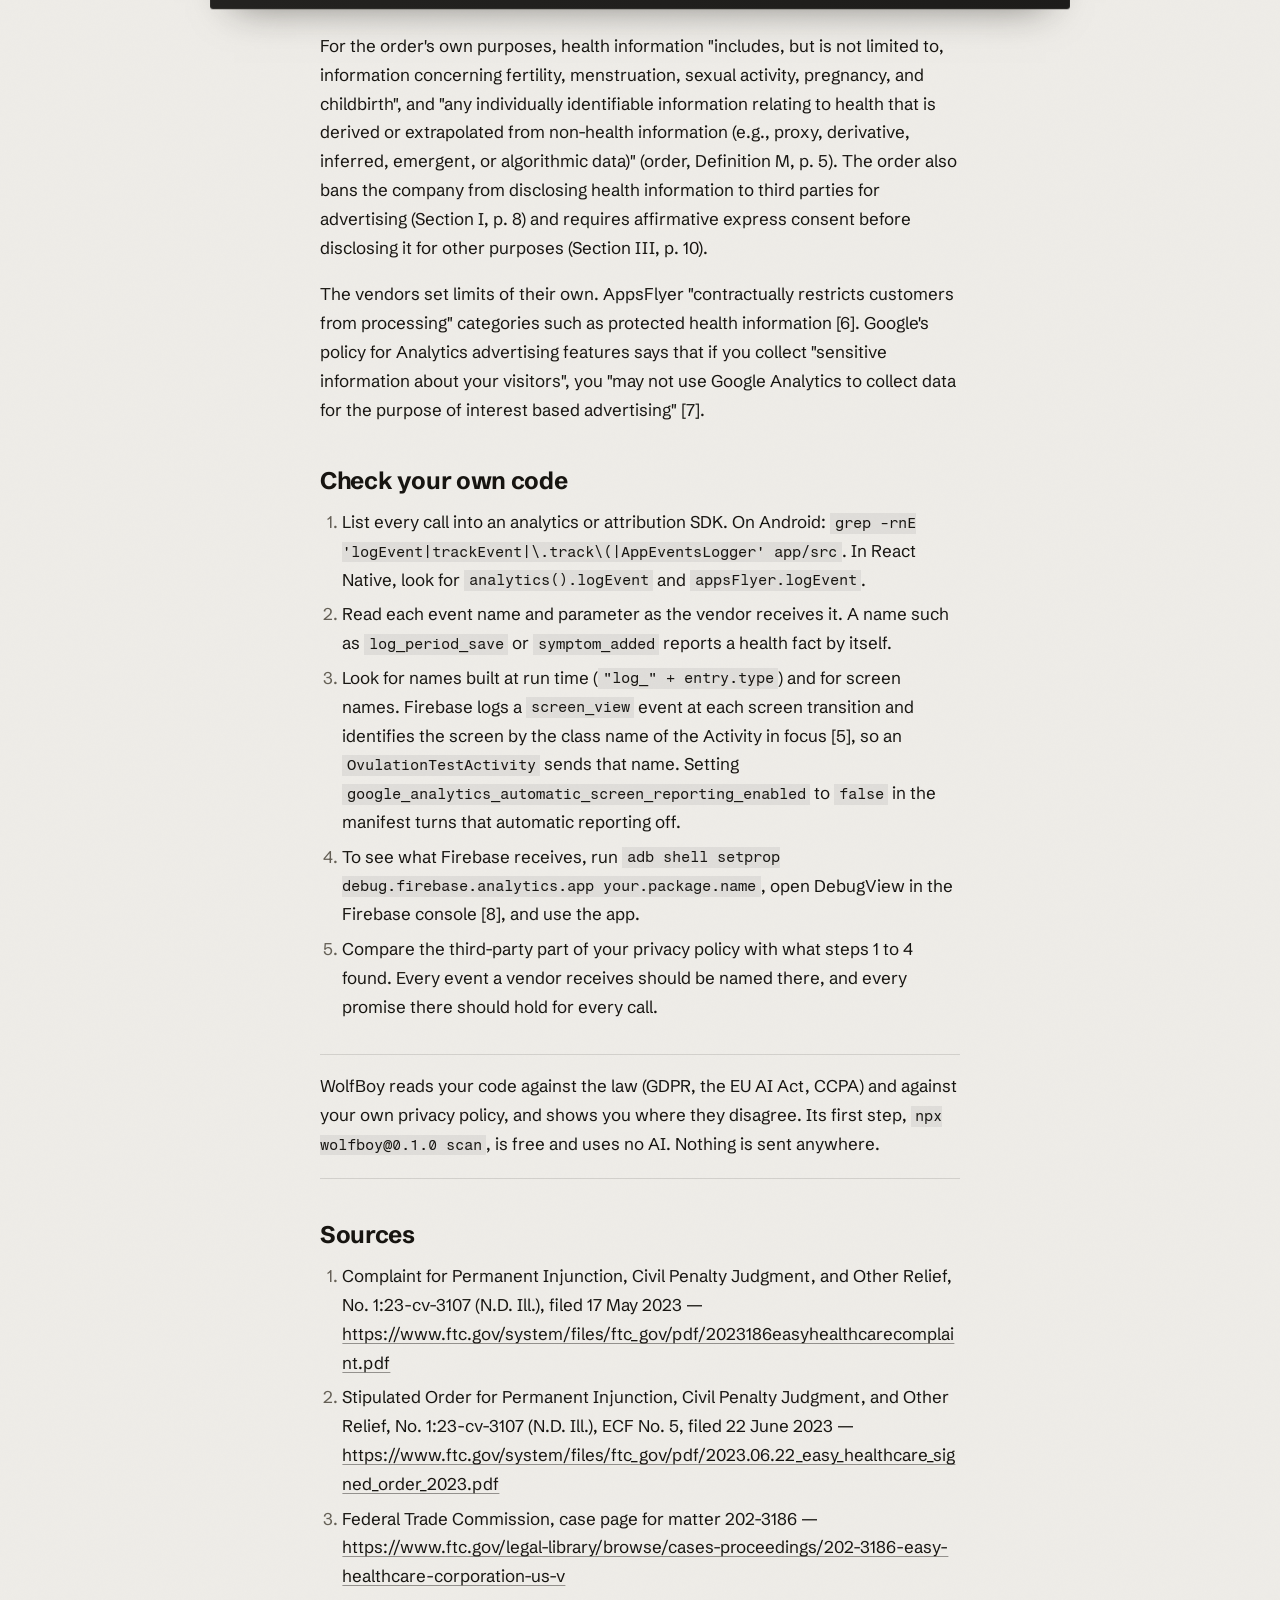
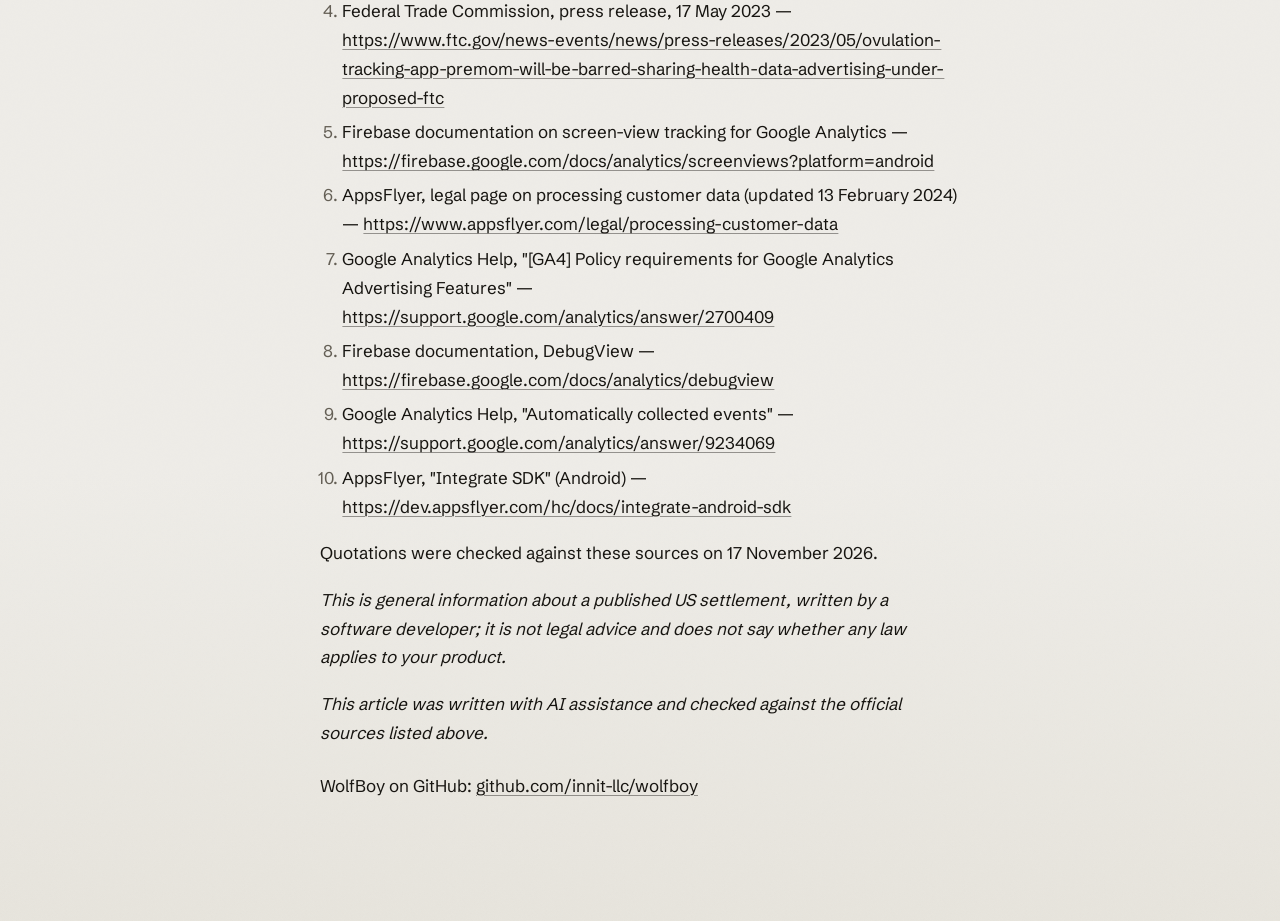
<file: docs/health-event-names-to-analytics-sdks-us/index.html>
<!DOCTYPE html>
<html lang="en">
<head>
<meta charset="utf-8" />
<meta name="viewport" content="width=device-width, initial-scale=1" />
<title>Why Premom was fined $100,000: analytics events that disclosed health data, as alleged</title>
<meta name="description" content="Premom's maker agreed to a $100,000 civil penalty after the FTC alleged that event names the fertility app sent to Google and AppsFlyer revealed users' health." />
<meta property="og:type" content="article" />
<meta property="og:site_name" content="WolfBoy blog" />
<meta property="og:title" content="Why Premom was fined $100,000: analytics events that disclosed health data, as alleged" />
<meta property="og:description" content="Premom's maker agreed to a $100,000 civil penalty after the FTC alleged that event names the fertility app sent to Google and AppsFlyer revealed users' health." />
<meta property="og:url" content="https://innit-llc.com/health-event-names-to-analytics-sdks-us/" />
<meta property="og:image" content="https://innit-llc.com/og/health-event-names-to-analytics-sdks-us.png" />
<meta property="og:image:width" content="1200" />
<meta property="og:image:height" content="630" />
<meta property="og:image:alt" content="Why Premom was fined $100,000: analytics events that disclosed health data, as alleged" />
<meta name="twitter:card" content="summary_large_image" />
<meta name="color-scheme" content="light dark" />
<link rel="alternate" type="application/rss+xml" title="WolfBoy blog" href="https://innit-llc.com/feed.xml" />
<link rel="preload" href="../fonts/SchibstedGrotesk-normal-400-900-latin.woff2" as="font" type="font/woff2" crossorigin="anonymous" />
<link rel="stylesheet" href="../style.css" />
</head>
<body class="post">
<header class="mast"><div class="frame"><a class="brand" href="../"><b>WolfBoy</b> blog</a><nav class="nav" aria-label="Site"><a href="https://github.com/innit-llc/wolfboy">WolfBoy</a><a href="../about/">About</a><a href="https://github.com/innit-llc">GitHub</a></nav></div></header>
<main class="wrap">
<article>
<header>
<h1>Why Premom was fined $100,000: analytics events that disclosed health data, as alleged</h1>
<p class="meta"><time datetime="2026-11-17">17 November 2026</time> · by <a href="../about/" rel="author">Taku Kanaya</a></p>
</header>
<p>An analytics event with a name like 'log_period' can share health data, according to a complaint brought for the US Federal Trade Commission, which alleges that event titles such as "Log period-save" were "descriptive titles that convey health information" (¶28). The complaint says Premom, a US fertility-tracking app, sent such events to Google and AppsFlyer with advertising or device identifiers, while its privacy policy promised never to share health data without consent or knowledge. Its maker, Easy Healthcare Corporation, agreed to a $100,000 civil penalty without admitting or denying the allegations.</p>
<section class="case">
<h2 id="the-decision">The decision</h2>
<ul>
<li><span class="k">Who:</span> a settlement in US federal court (N.D. Ill., No. 1:23-cv-3107). The Department of Justice sued for the FTC. The company, Easy Healthcare Corporation, maker of the fertility and ovulation-tracking app Premom, "neither admits nor denies any of the allegations in the Complaint" (order, ¶3), so everything below about the software is an allegation.</li>
<li><span class="k">When:</span> complaint filed 17 May 2023; stipulated order filed 22 June 2023.</li>
<li><span class="k">Amount:</span> a $100,000 civil penalty. The company also agreed to pay a total of $100,000 to Connecticut, the District of Columbia and Oregon, which worked with the FTC on the case [4].</li>
<li><span class="k">Status as of November 2026:</span> not under appeal. Both sides "waive all rights to appeal or otherwise challenge or contest the validity of this Order" (order, ¶5). The FTC's case page still shows the status "Pending".</li>
<li><span class="k">Text:</span> complaint [1] and order [2], linked from the FTC's case page [3].</li>
</ul>
</section>
<h2 id="what-the-complaint-says-the-software-did">What the complaint says the software did</h2>
<p>The privacy policy dated 7 July 2020 said, "in a paragraph set off from other paragraphs" (complaint ¶19, p. 6):</p>
<blockquote>
<p>"WE PROMISE WE WILL NEVER SHARE YOUR EXACT AGE OR ANY DATA RELATED TO YOUR HEALTH WITH ANY THIRD PARTIES WITHOUT YOUR CONSENT OR KNOWLEDGE."</p>
</blockquote>
<p>According to the complaint, the app:</p>
<ul>
<li>built in SDKs from Google and AppsFlyer and "disclosed health information to them through 'Custom App Events'" (¶26, p. 8), "records of user-app interactions unique to [the app]" (¶27, p. 8);</li>
<li>gave those events "descriptive titles that convey health information" (¶28, p. 8), for example "when a user logs and saves information related to her period, Defendant records the Custom App Event as 'Log period-save.'" Other titles included "Calendar/Report/LogFertility" and "Signup/Birth" (¶28, pp. 8–9);</li>
<li>sent identifiers with them: "Through these SDKs, Defendant has also collected and shared [the app's] users' unique advertising or device identifiers", which "could allow these third parties to associate these fertility and pregnancy Custom App Events to a specific individual" (¶29, p. 9);</li>
<li>sent the titles "in plain text" (¶90, p. 28).</li>
</ul>
<h2 id="what-this-looks-like-in-code">What this looks like in code</h2>
<p>The complaint does not say which Google SDK the app used. The reproduction uses Firebase Analytics beside AppsFlyer's Android SDK. Read it against the promise above.</p>
<p>This is not Premom's code. The complaint does not publish any code; this reproduces the behaviour it describes.</p>
<pre><code class="language-kotlin">import android.content.Context
import com.appsflyer.AppsFlyerLib
import com.google.firebase.analytics.FirebaseAnalytics

// AppsFlyer sends data only after init(devKey, ...) and start(...) have run in
// Application.onCreate. That setup is not shown here.
class PeriodLogger(
    private val context: Context,
    private val repository: CycleRepository,
) {
    private val firebase = FirebaseAnalytics.getInstance(context)
    private val appsFlyer = AppsFlyerLib.getInstance()

    fun onPeriodSaved(entry: PeriodEntry) {
        repository.save(entry) // dates and symptoms go to our own backend

        // product analytics: which features get used
        firebase.logEvent("log_period_save", null)
        appsFlyer.logEvent(context, "Log period-save", emptyMap())
    }

    fun onFertilityLogged(entry: FertilityEntry) {
        repository.save(entry)
        firebase.logEvent("calendar_report_log_fertility", null)
        appsFlyer.logEvent(context, "Calendar/Report/LogFertility", emptyMap())
    }
}
</code></pre>
<p>Neither call passes a parameter. Google and AppsFlyer receive the event's name, with the identifiers each SDK attaches on its own, and the complaint's point is that a name like "Log period-save" says what this user just did.</p>
<p>The complaint says such transfers "directly contradict" the privacy policy (¶30, p. 9). That promise sits in a policy page, outside the code base, and no review of <code>PeriodLogger</code> puts the two side by side.</p>
<h2 id="why-it-was-a-violation-according-to-the-complaint">Why it was a violation, according to the complaint</h2>
<p>The court did not rule on the merits. The complaint's reasoning:</p>
<ul>
<li>Deception under FTC Act §5(a), 15 U.S.C. §45(a) (Count I, ¶¶67–69, p. 22). The policies said health information would not reach third parties without knowledge or consent. "In truth and fact," the company "did disclose consumers' health information to AppsFlyer and Google."</li>
<li>Unfairness under §5(a) (Count VII, ¶86, p. 26). The company "failed to encrypt or label" the events "to prevent the transfer of users' personal health information to Google and AppsFlyer", so it went out "without users' knowledge" or their "affirmative express consent".</li>
<li>The Health Breach Notification Rule, 16 C.F.R. Part 318 (Count VIII, ¶¶89–93, pp. 27–28). As a "vendor of personal health records", the company experienced "breaches of security" when the event titles reached Google and AppsFlyer "without the authorization of [the app's] users", and it sent none of the notices the Rule requires (¶91). Under §318.7 a violation of the Rule counts as a violation of §5(a) (¶92). The FTC's press release ties the $100,000 civil penalty to this Rule [4].</li>
</ul>
<h2 id="the-fix">The fix</h2>
<p>Send third-party SDKs only events whose names and parameters say nothing about the user's health. Then write the privacy policy so that it names every event your code sends them, and the events their SDKs log without being asked. One gateway with a fixed list, and a test that fails unless the policy names exactly the events on that list, keeps code and policy in step:</p>
<pre><code class="language-kotlin">// Analytics.kt: the only place that calls third-party SDKs.
object Analytics {
    val THIRD_PARTY_EVENTS = setOf("trial_started", "subscription_purchased")

    fun track(context: Context, event: String) {
        // BuildConfig needs buildFeatures { buildConfig = true } (AGP 8+)
        if (event !in THIRD_PARTY_EVENTS) {
            check(!BuildConfig.DEBUG) { "'$event' is not cleared for third-party SDKs" }
            return // dropped in release builds, never sent
        }
        FirebaseAnalytics.getInstance(context).logEvent(event, null)
        AppsFlyerLib.getInstance().logEvent(context, event, emptyMap())
    }
}

// PeriodLogger.kt
fun onPeriodSaved(entry: PeriodEntry) {
    repository.save(entry)
    // No third-party event for anything the user logs about their body.
}

// PrivacyPolicyTest.kt: the policy names exactly the events the app sends.
class PrivacyPolicyTest {
    @Test fun policyNamesExactlyTheEventsTheAppSends() {
        val line = File("../PRIVACY.md").readLines().single { it.startsWith("Events our app sends them:") }
        val named = Regex("`(\\w+)`").findAll(line).map { it.groupValues[1] }.toSet()
        assertEquals(Analytics.THIRD_PARTY_EVENTS, named)
    }
}
</code></pre>
<p>The policy file that test reads (our example, not the company's text; the automatic events are from Google's list [9], Firebase's screen-view page [5] and AppsFlyer's guide [10]):</p>
<pre><code class="language-markdown">## What our analytics providers receive

Google (Firebase Analytics) and AppsFlyer receive events from this app.

Events our app sends them: `trial_started` and `subscription_purchased`.

Their SDKs also log events on their own. Firebase logs, among others, `first_open`,
`session_start`, `user_engagement` and `screen_view`; a `screen_view` carries the class
name of the screen in focus, such as `CycleCalendarActivity`. AppsFlyer sends a message
each time the app is opened or brought to the foreground.

What you enter in the app goes only to our own servers.
</code></pre>
<p>For the order's own purposes, health information "includes, but is not limited to, information concerning fertility, menstruation, sexual activity, pregnancy, and childbirth", and "any individually identifiable information relating to health that is derived or extrapolated from non-health information (e.g., proxy, derivative, inferred, emergent, or algorithmic data)" (order, Definition M, p. 5). The order also bans the company from disclosing health information to third parties for advertising (Section I, p. 8) and requires affirmative express consent before disclosing it for other purposes (Section III, p. 10).</p>
<p>The vendors set limits of their own. AppsFlyer "contractually restricts customers from processing" categories such as protected health information [6]. Google's policy for Analytics advertising features says that if you collect "sensitive information about your visitors", you "may not use Google Analytics to collect data for the purpose of interest based advertising" [7].</p>
<h2 id="check-your-own-code">Check your own code</h2>
<ol>
<li>List every call into an analytics or attribution SDK. On Android: <code>grep -rnE 'logEvent|trackEvent|\.track\(|AppEventsLogger' app/src</code>. In React Native, look for <code>analytics().logEvent</code> and <code>appsFlyer.logEvent</code>.</li>
<li>Read each event name and parameter as the vendor receives it. A name such as <code>log_period_save</code> or <code>symptom_added</code> reports a health fact by itself.</li>
<li>Look for names built at run time (<code>"log_" + entry.type</code>) and for screen names. Firebase logs a <code>screen_view</code> event at each screen transition and identifies the screen by the class name of the Activity in focus [5], so an <code>OvulationTestActivity</code> sends that name. Setting <code>google_analytics_automatic_screen_reporting_enabled</code> to <code>false</code> in the manifest turns that automatic reporting off.</li>
<li>To see what Firebase receives, run <code>adb shell setprop debug.firebase.analytics.app your.package.name</code>, open DebugView in the Firebase console [8], and use the app.</li>
<li>Compare the third-party part of your privacy policy with what steps 1 to 4 found. Every event a vendor receives should be named there, and every promise there should hold for every call.</li>
</ol>
<aside class="product-note">
<p>WolfBoy reads your code against the law (GDPR, the EU AI Act, CCPA) and against your own privacy policy, and shows you where they disagree. Its first step, <code>npx wolfboy@0.1.0 scan</code>, is free and uses no AI. Nothing is sent anywhere.</p>
</aside>
<h2 id="sources">Sources</h2>
<ol>
<li>Complaint for Permanent Injunction, Civil Penalty Judgment, and Other Relief, No. 1:23-cv-3107 (N.D. Ill.), filed 17 May 2023 — <a href="https://www.ftc.gov/system/files/ftc_gov/pdf/2023186easyhealthcarecomplaint.pdf">https://www.ftc.gov/system/files/ftc_gov/pdf/2023186easyhealthcarecomplaint.pdf</a></li>
<li>Stipulated Order for Permanent Injunction, Civil Penalty Judgment, and Other Relief, No. 1:23-cv-3107 (N.D. Ill.), ECF No. 5, filed 22 June 2023 — <a href="https://www.ftc.gov/system/files/ftc_gov/pdf/2023.06.22_easy_healthcare_signed_order_2023.pdf">https://www.ftc.gov/system/files/ftc_gov/pdf/2023.06.22_easy_healthcare_signed_order_2023.pdf</a></li>
<li>Federal Trade Commission, case page for matter 202-3186 — <a href="https://www.ftc.gov/legal-library/browse/cases-proceedings/202-3186-easy-healthcare-corporation-us-v">https://www.ftc.gov/legal-library/browse/cases-proceedings/202-3186-easy-healthcare-corporation-us-v</a></li>
<li>Federal Trade Commission, press release, 17 May 2023 — <a href="https://www.ftc.gov/news-events/news/press-releases/2023/05/ovulation-tracking-app-premom-will-be-barred-sharing-health-data-advertising-under-proposed-ftc">https://www.ftc.gov/news-events/news/press-releases/2023/05/ovulation-tracking-app-premom-will-be-barred-sharing-health-data-advertising-under-proposed-ftc</a></li>
<li>Firebase documentation on screen-view tracking for Google Analytics — <a href="https://firebase.google.com/docs/analytics/screenviews?platform=android">https://firebase.google.com/docs/analytics/screenviews?platform=android</a></li>
<li>AppsFlyer, legal page on processing customer data (updated 13 February 2024) — <a href="https://www.appsflyer.com/legal/processing-customer-data">https://www.appsflyer.com/legal/processing-customer-data</a></li>
<li>Google Analytics Help, "[GA4] Policy requirements for Google Analytics Advertising Features" — <a href="https://support.google.com/analytics/answer/2700409">https://support.google.com/analytics/answer/2700409</a></li>
<li>Firebase documentation, DebugView — <a href="https://firebase.google.com/docs/analytics/debugview">https://firebase.google.com/docs/analytics/debugview</a></li>
<li>Google Analytics Help, "Automatically collected events" — <a href="https://support.google.com/analytics/answer/9234069">https://support.google.com/analytics/answer/9234069</a></li>
<li>AppsFlyer, "Integrate SDK" (Android) — <a href="https://dev.appsflyer.com/hc/docs/integrate-android-sdk">https://dev.appsflyer.com/hc/docs/integrate-android-sdk</a></li>
</ol>
<p>Quotations were checked against these sources on 17 November 2026.</p>
<p><em>This is general information about a published US settlement, written by a software developer; it is not legal advice and does not say whether any law applies to your product.</em></p>
<p><em>This article was written with AI assistance and checked against the official sources listed above.</em></p>
<p class="repo-link">WolfBoy on GitHub: <a href="https://github.com/innit-llc/wolfboy">github.com/innit-llc/wolfboy</a></p>
</article>
</main>
<footer class="site"><div class="frame">WolfBoy, by INNIT LLC</div></footer>
</body>
</html>
</file>
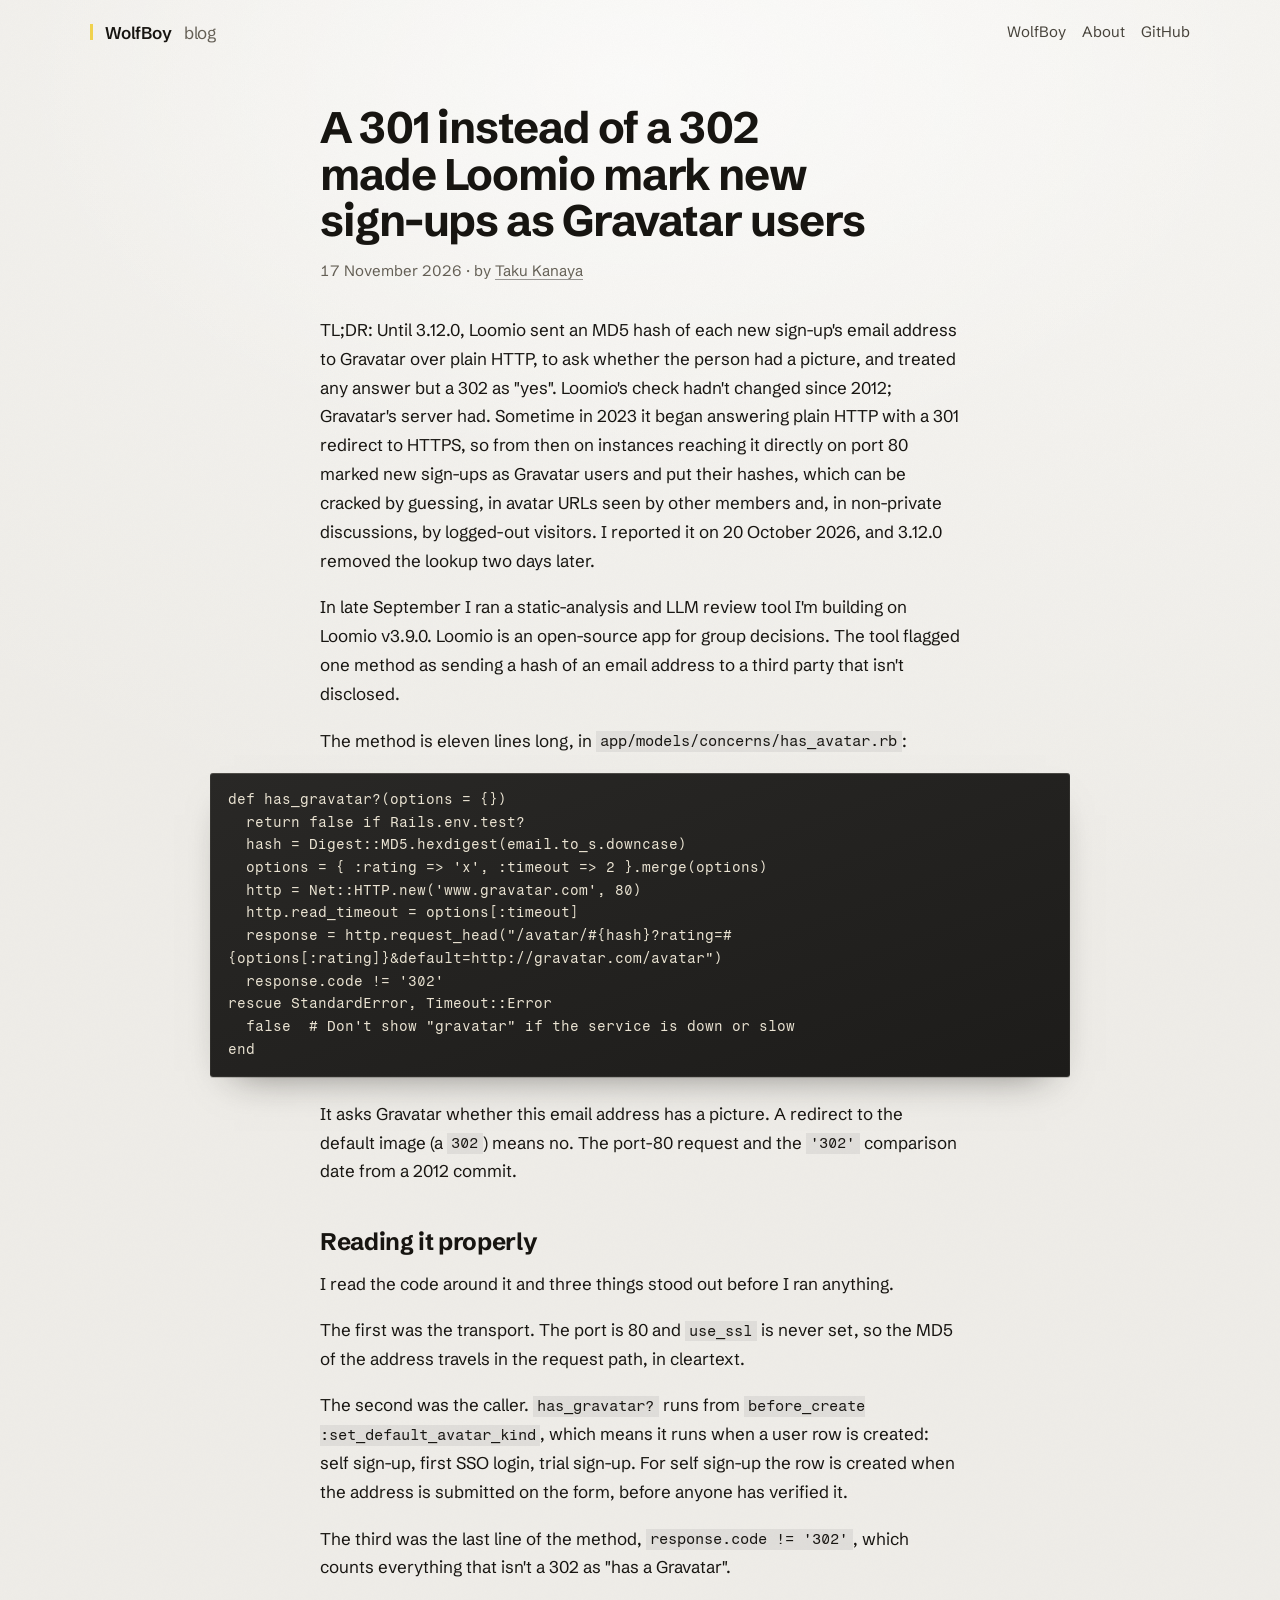
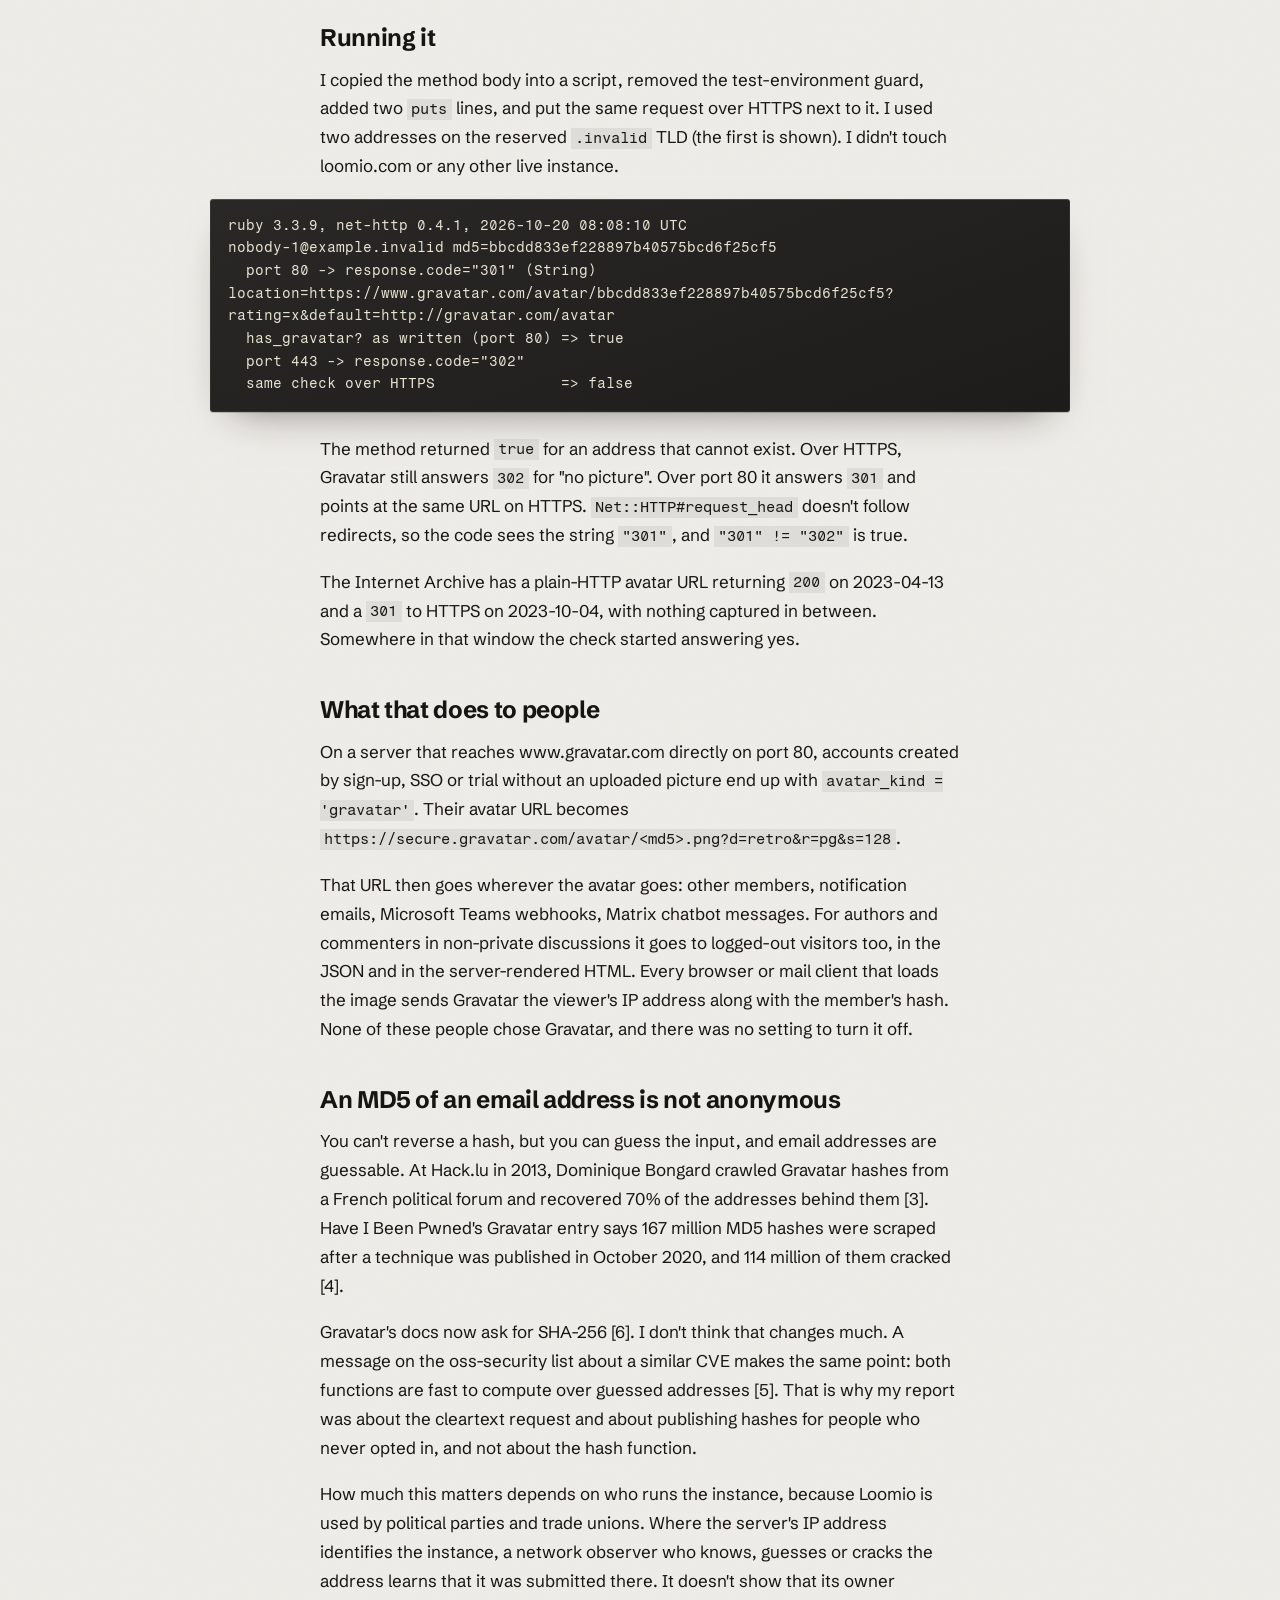
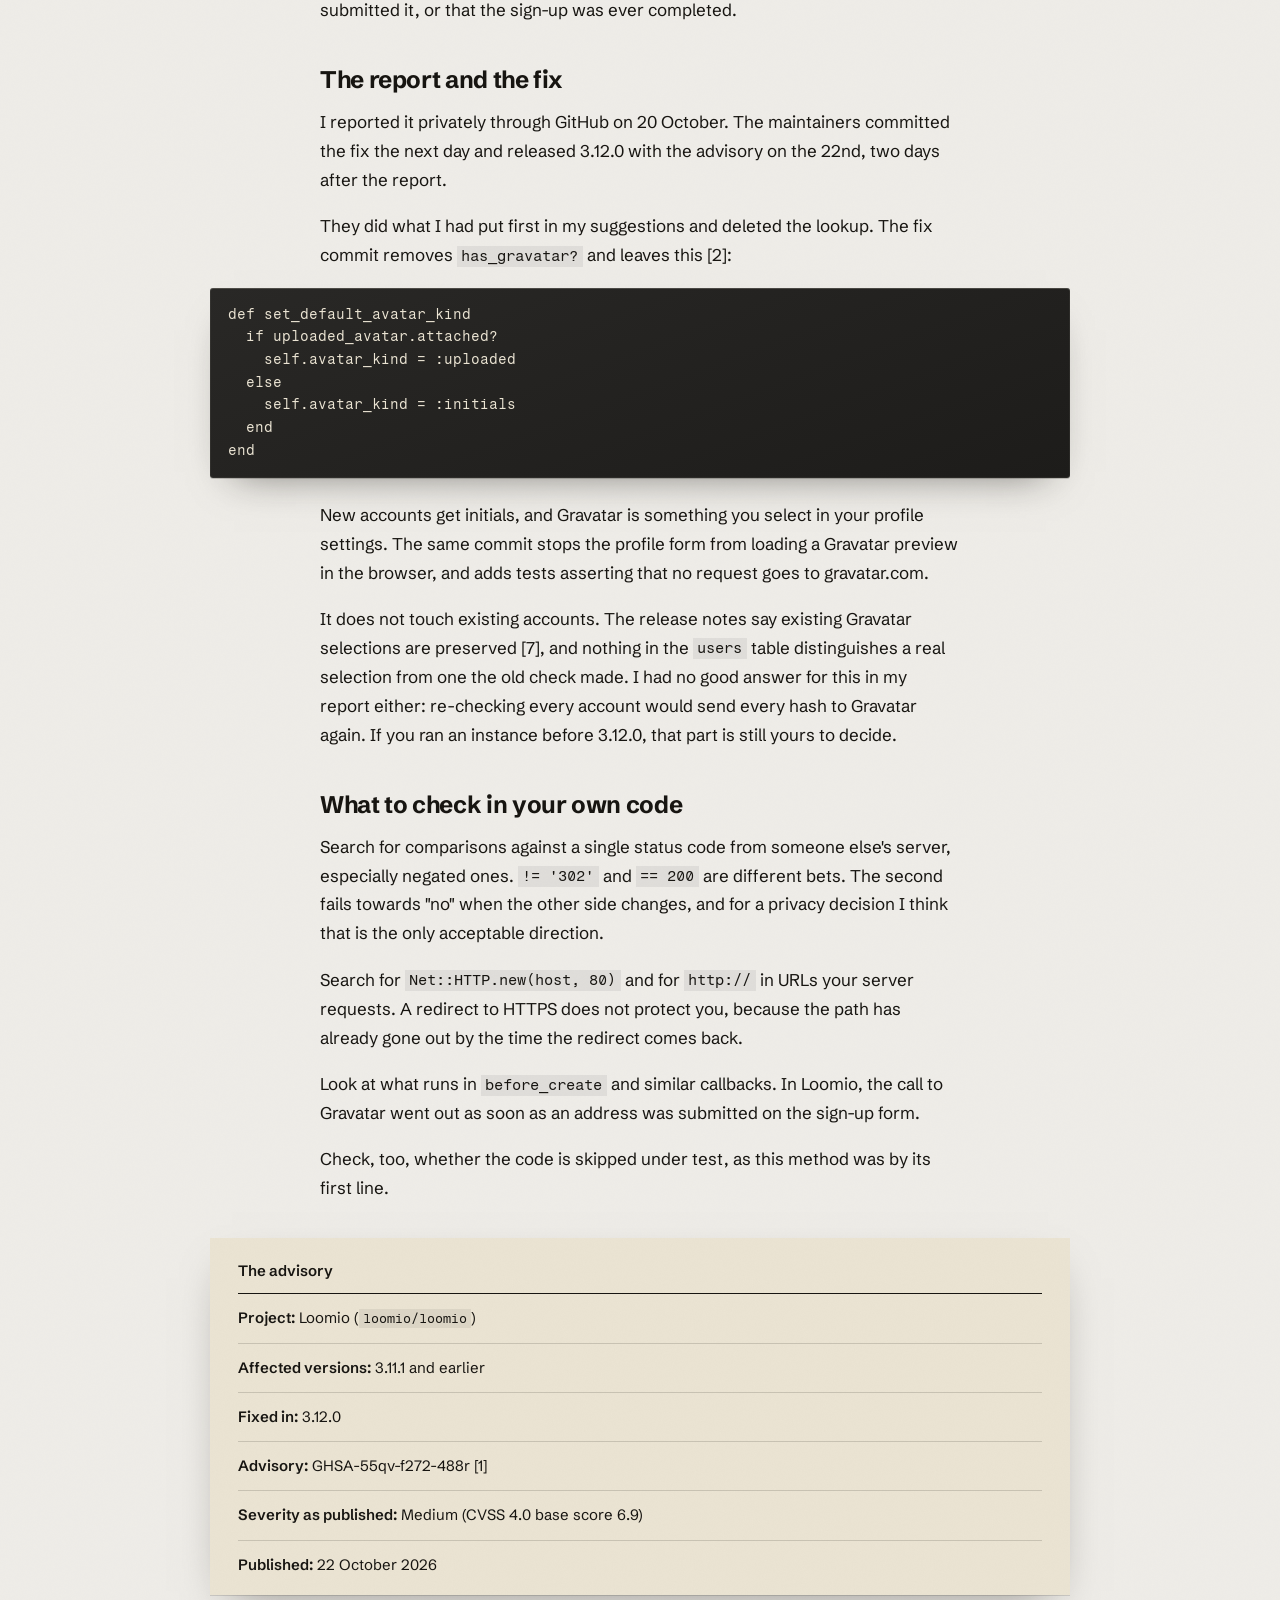
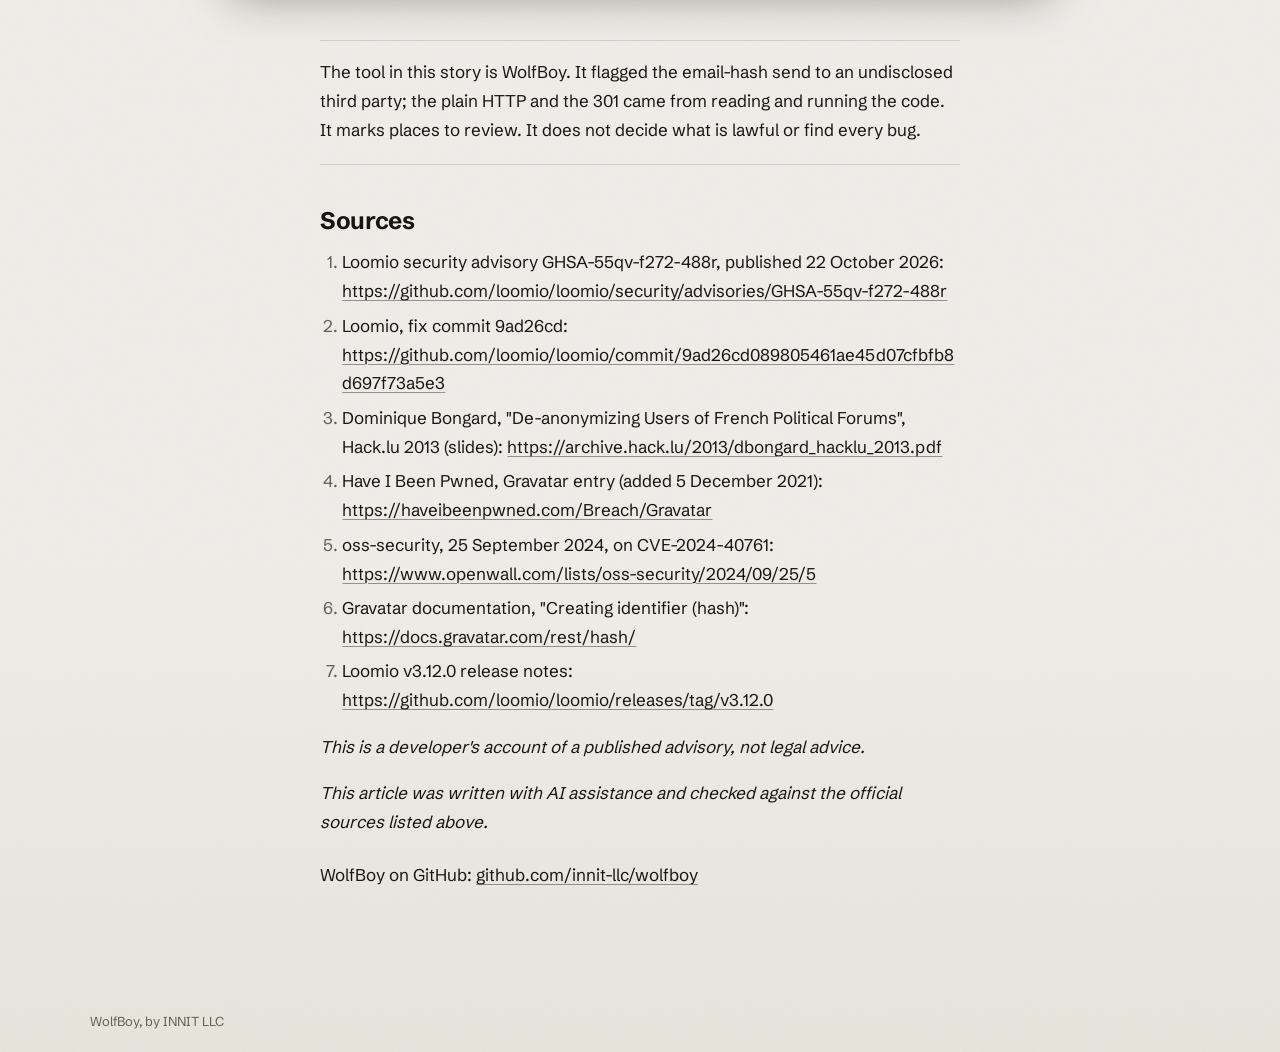
<file: docs/loomio-gravatar-301/index.html>
<!DOCTYPE html>
<html lang="en">
<head>
<meta charset="utf-8" />
<meta name="viewport" content="width=device-width, initial-scale=1" />
<title>A 301 instead of a 302 made Loomio mark new sign-ups as Gravatar users</title>
<meta name="description" content="Loomio asked Gravatar about every new sign-up over plain HTTP and read anything but a 302 as yes. Gravatar now answers 301. How I found it, and the 3.12.0 fix." />
<meta property="og:type" content="article" />
<meta property="og:site_name" content="WolfBoy blog" />
<meta property="og:title" content="A 301 instead of a 302 made Loomio mark new sign-ups as Gravatar users" />
<meta property="og:description" content="Loomio asked Gravatar about every new sign-up over plain HTTP and read anything but a 302 as yes. Gravatar now answers 301. How I found it, and the 3.12.0 fix." />
<meta property="og:url" content="https://innit-llc.com/loomio-gravatar-301/" />
<meta property="og:image" content="https://innit-llc.com/og/loomio-gravatar-301.png" />
<meta property="og:image:width" content="1200" />
<meta property="og:image:height" content="630" />
<meta property="og:image:alt" content="A 301 instead of a 302 made Loomio mark new sign-ups as Gravatar users" />
<meta name="twitter:card" content="summary_large_image" />
<meta name="color-scheme" content="light dark" />
<link rel="alternate" type="application/rss+xml" title="WolfBoy blog" href="https://innit-llc.com/feed.xml" />
<link rel="preload" href="../fonts/SchibstedGrotesk-normal-400-900-latin.woff2" as="font" type="font/woff2" crossorigin="anonymous" />
<link rel="stylesheet" href="../style.css" />
</head>
<body class="post">
<header class="mast"><div class="frame"><a class="brand" href="../"><b>WolfBoy</b> blog</a><nav class="nav" aria-label="Site"><a href="https://github.com/innit-llc/wolfboy">WolfBoy</a><a href="../about/">About</a><a href="https://github.com/innit-llc">GitHub</a></nav></div></header>
<main class="wrap">
<article>
<header>
<h1>A 301 instead of a 302 made Loomio mark new <span class="nw">sign-ups</span> as Gravatar users</h1>
<p class="meta"><time datetime="2026-11-17">17 November 2026</time> · by <a href="../about/" rel="author">Taku Kanaya</a></p>
</header>
<p>TL;DR: Until 3.12.0, Loomio sent an MD5 hash of each new sign-up's email address to Gravatar over plain HTTP, to ask whether the person had a picture, and treated any answer but a 302 as "yes". Loomio's check hadn't changed since 2012; Gravatar's server had. Sometime in 2023 it began answering plain HTTP with a 301 redirect to HTTPS, so from then on instances reaching it directly on port 80 marked new sign-ups as Gravatar users and put their hashes, which can be cracked by guessing, in avatar URLs seen by other members and, in non-private discussions, by logged-out visitors. I reported it on 20 October 2026, and 3.12.0 removed the lookup two days later.</p>
<p>In late September I ran a static-analysis and LLM review tool I'm building on Loomio v3.9.0. Loomio is an open-source app for group decisions. The tool flagged one method as sending a hash of an email address to a third party that isn't disclosed.</p>
<p>The method is eleven lines long, in <code>app/models/concerns/has_avatar.rb</code>:</p>
<pre><code class="language-ruby">def has_gravatar?(options = {})
  return false if Rails.env.test?
  hash = Digest::MD5.hexdigest(email.to_s.downcase)
  options = { :rating =&gt; 'x', :timeout =&gt; 2 }.merge(options)
  http = Net::HTTP.new('www.gravatar.com', 80)
  http.read_timeout = options[:timeout]
  response = http.request_head("/avatar/#{hash}?rating=#{options[:rating]}&amp;default=http://gravatar.com/avatar")
  response.code != '302'
rescue StandardError, Timeout::Error
  false  # Don't show "gravatar" if the service is down or slow
end
</code></pre>
<p>It asks Gravatar whether this email address has a picture. A redirect to the default image (a <code>302</code>) means no. The port-80 request and the <code>'302'</code> comparison date from a 2012 commit.</p>
<h2 id="reading-it-properly">Reading it properly</h2>
<p>I read the code around it and three things stood out before I ran anything.</p>
<p>The first was the transport. The port is 80 and <code>use_ssl</code> is never set, so the MD5 of the address travels in the request path, in cleartext.</p>
<p>The second was the caller. <code>has_gravatar?</code> runs from <code>before_create :set_default_avatar_kind</code>, which means it runs when a user row is created: self sign-up, first SSO login, trial sign-up. For self sign-up the row is created when the address is submitted on the form, before anyone has verified it.</p>
<p>The third was the last line of the method, <code>response.code != '302'</code>, which counts everything that isn't a 302 as "has a Gravatar".</p>
<h2 id="running-it">Running it</h2>
<p>I copied the method body into a script, removed the test-environment guard, added two <code>puts</code> lines, and put the same request over HTTPS next to it. I used two addresses on the reserved <code>.invalid</code> TLD (the first is shown). I didn't touch loomio.com or any other live instance.</p>
<pre><code>ruby 3.3.9, net-http 0.4.1, 2026-10-20 08:08:10 UTC
nobody-1@example.invalid md5=bbcdd833ef228897b40575bcd6f25cf5
  port 80 -&gt; response.code="301" (String) location=https://www.gravatar.com/avatar/bbcdd833ef228897b40575bcd6f25cf5?rating=x&amp;default=http://gravatar.com/avatar
  has_gravatar? as written (port 80) =&gt; true
  port 443 -&gt; response.code="302"
  same check over HTTPS              =&gt; false
</code></pre>
<p>The method returned <code>true</code> for an address that cannot exist. Over HTTPS, Gravatar still answers <code>302</code> for "no picture". Over port 80 it answers <code>301</code> and points at the same URL on HTTPS. <code>Net::HTTP#request_head</code> doesn't follow redirects, so the code sees the string <code>"301"</code>, and <code>"301" != "302"</code> is true.</p>
<p>The Internet Archive has a plain-HTTP avatar URL returning <code>200</code> on 2023-04-13 and a <code>301</code> to HTTPS on 2023-10-04, with nothing captured in between. Somewhere in that window the check started answering yes.</p>
<h2 id="what-that-does-to-people">What that does to people</h2>
<p>On a server that reaches www.gravatar.com directly on port 80, accounts created by sign-up, SSO or trial without an uploaded picture end up with <code>avatar_kind = 'gravatar'</code>. Their avatar URL becomes <code>https://secure.gravatar.com/avatar/&lt;md5&gt;.png?d=retro&amp;r=pg&amp;s=128</code>.</p>
<p>That URL then goes wherever the avatar goes: other members, notification emails, Microsoft Teams webhooks, Matrix chatbot messages. For authors and commenters in non-private discussions it goes to logged-out visitors too, in the JSON and in the server-rendered HTML. Every browser or mail client that loads the image sends Gravatar the viewer's IP address along with the member's hash. None of these people chose Gravatar, and there was no setting to turn it off.</p>
<h2 id="an-md5-of-an-email-address-is-not-anonymous">An MD5 of an email address is not anonymous</h2>
<p>You can't reverse a hash, but you can guess the input, and email addresses are guessable. At Hack.lu in 2013, Dominique Bongard crawled Gravatar hashes from a French political forum and recovered 70% of the addresses behind them [3]. Have I Been Pwned's Gravatar entry says 167 million MD5 hashes were scraped after a technique was published in October 2020, and 114 million of them cracked [4].</p>
<p>Gravatar's docs now ask for SHA-256 [6]. I don't think that changes much. A message on the oss-security list about a similar CVE makes the same point: both functions are fast to compute over guessed addresses [5]. That is why my report was about the cleartext request and about publishing hashes for people who never opted in, and not about the hash function.</p>
<p>How much this matters depends on who runs the instance, because Loomio is used by political parties and trade unions. Where the server's IP address identifies the instance, a network observer who knows, guesses or cracks the address learns that it was submitted there. It doesn't show that its owner submitted it, or that the sign-up was ever completed.</p>
<h2 id="the-report-and-the-fix">The report and the fix</h2>
<p>I reported it privately through GitHub on 20 October. The maintainers committed the fix the next day and released 3.12.0 with the advisory on the 22nd, two days after the report.</p>
<p>They did what I had put first in my suggestions and deleted the lookup. The fix commit removes <code>has_gravatar?</code> and leaves this [2]:</p>
<pre><code class="language-ruby">def set_default_avatar_kind
  if uploaded_avatar.attached?
    self.avatar_kind = :uploaded
  else
    self.avatar_kind = :initials
  end
end
</code></pre>
<p>New accounts get initials, and Gravatar is something you select in your profile settings. The same commit stops the profile form from loading a Gravatar preview in the browser, and adds tests asserting that no request goes to gravatar.com.</p>
<p>It does not touch existing accounts. The release notes say existing Gravatar selections are preserved [7], and nothing in the <code>users</code> table distinguishes a real selection from one the old check made. I had no good answer for this in my report either: re-checking every account would send every hash to Gravatar again. If you ran an instance before 3.12.0, that part is still yours to decide.</p>
<h2 id="what-to-check-in-your-own-code">What to check in your own code</h2>
<p>Search for comparisons against a single status code from someone else's server, especially negated ones. <code>!= '302'</code> and <code>== 200</code> are different bets. The second fails towards "no" when the other side changes, and for a privacy decision I think that is the only acceptable direction.</p>
<p>Search for <code>Net::HTTP.new(host, 80)</code> and for <code>http://</code> in URLs your server requests. A redirect to HTTPS does not protect you, because the path has already gone out by the time the redirect comes back.</p>
<p>Look at what runs in <code>before_create</code> and similar callbacks. In Loomio, the call to Gravatar went out as soon as an address was submitted on the sign-up form.</p>
<p>Check, too, whether the code is skipped under test, as this method was by its first line.</p>
<section class="case">
<h2 id="the-advisory">The advisory</h2>
<ul>
<li><span class="k">Project:</span> Loomio (<code>loomio/loomio</code>)</li>
<li><span class="k">Affected versions:</span> 3.11.1 and earlier</li>
<li><span class="k">Fixed in:</span> 3.12.0</li>
<li><span class="k">Advisory:</span> GHSA-55qv-f272-488r [1]</li>
<li><span class="k">Severity as published:</span> Medium (CVSS 4.0 base score 6.9)</li>
<li><span class="k">Published:</span> 22 October 2026</li>
</ul>
</section>

<aside class="product-note">
<p>The tool in this story is WolfBoy. It flagged the email-hash send to an undisclosed third party; the plain HTTP and the 301 came from reading and running the code. It marks places to review. It does not decide what is lawful or find every bug.</p>
</aside>
<h2 id="sources">Sources</h2>
<ol>
<li>Loomio security advisory GHSA-55qv-f272-488r, published 22 October 2026: <a href="https://github.com/loomio/loomio/security/advisories/GHSA-55qv-f272-488r">https://github.com/loomio/loomio/security/advisories/GHSA-55qv-f272-488r</a></li>
<li>Loomio, fix commit 9ad26cd: <a href="https://github.com/loomio/loomio/commit/9ad26cd089805461ae45d07cfbfb8d697f73a5e3">https://github.com/loomio/loomio/commit/9ad26cd089805461ae45d07cfbfb8d697f73a5e3</a></li>
<li>Dominique Bongard, "De-anonymizing Users of French Political Forums", Hack.lu 2013 (slides): <a href="https://archive.hack.lu/2013/dbongard_hacklu_2013.pdf">https://archive.hack.lu/2013/dbongard_hacklu_2013.pdf</a></li>
<li>Have I Been Pwned, Gravatar entry (added 5 December 2021): <a href="https://haveibeenpwned.com/Breach/Gravatar">https://haveibeenpwned.com/Breach/Gravatar</a></li>
<li>oss-security, 25 September 2024, on CVE-2024-40761: <a href="https://www.openwall.com/lists/oss-security/2024/09/25/5">https://www.openwall.com/lists/oss-security/2024/09/25/5</a></li>
<li>Gravatar documentation, "Creating identifier (hash)": <a href="https://docs.gravatar.com/rest/hash/">https://docs.gravatar.com/rest/hash/</a></li>
<li>Loomio v3.12.0 release notes: <a href="https://github.com/loomio/loomio/releases/tag/v3.12.0">https://github.com/loomio/loomio/releases/tag/v3.12.0</a></li>
</ol>
<p><em>This is a developer's account of a published advisory, not legal advice.</em></p>
<p><em>This article was written with AI assistance and checked against the official sources listed above.</em></p>
<p class="repo-link">WolfBoy on GitHub: <a href="https://github.com/innit-llc/wolfboy">github.com/innit-llc/wolfboy</a></p>
</article>
</main>
<footer class="site"><div class="frame">WolfBoy, by INNIT LLC</div></footer>
</body>
</html>
</file>
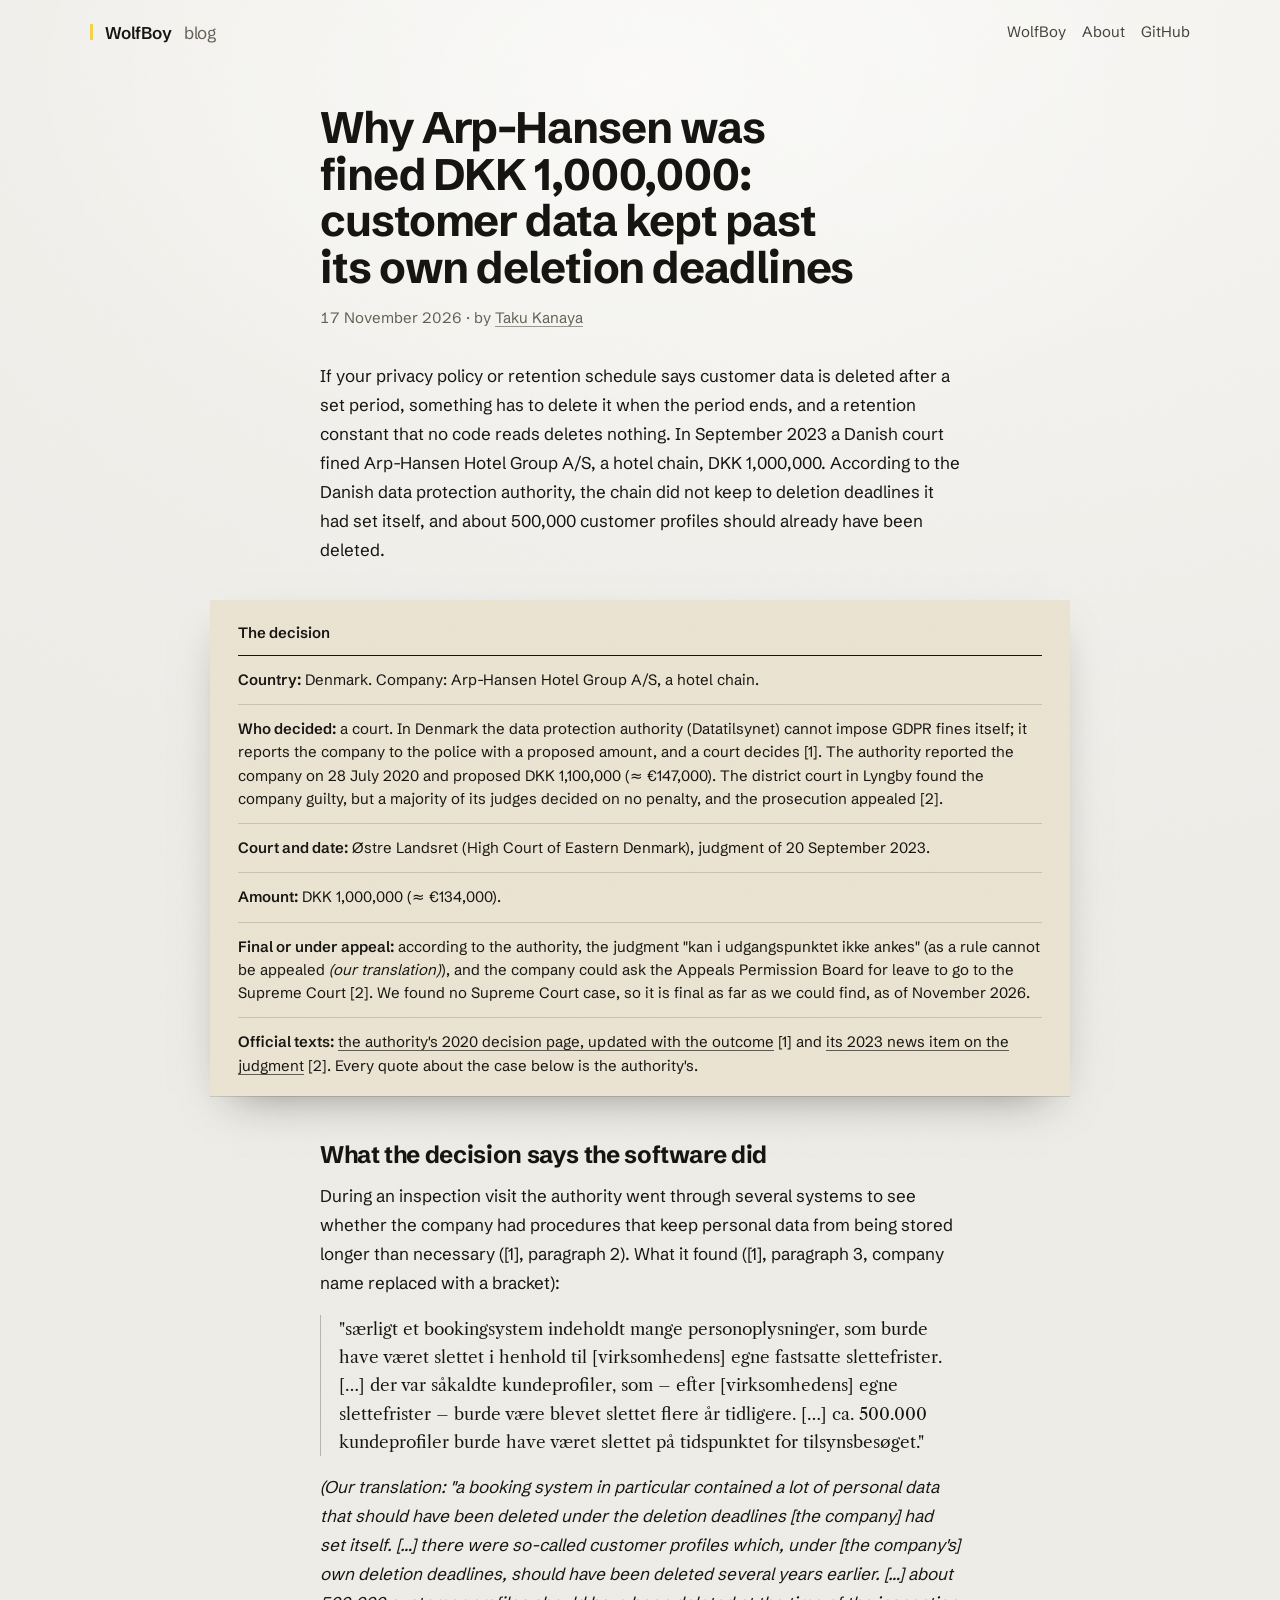
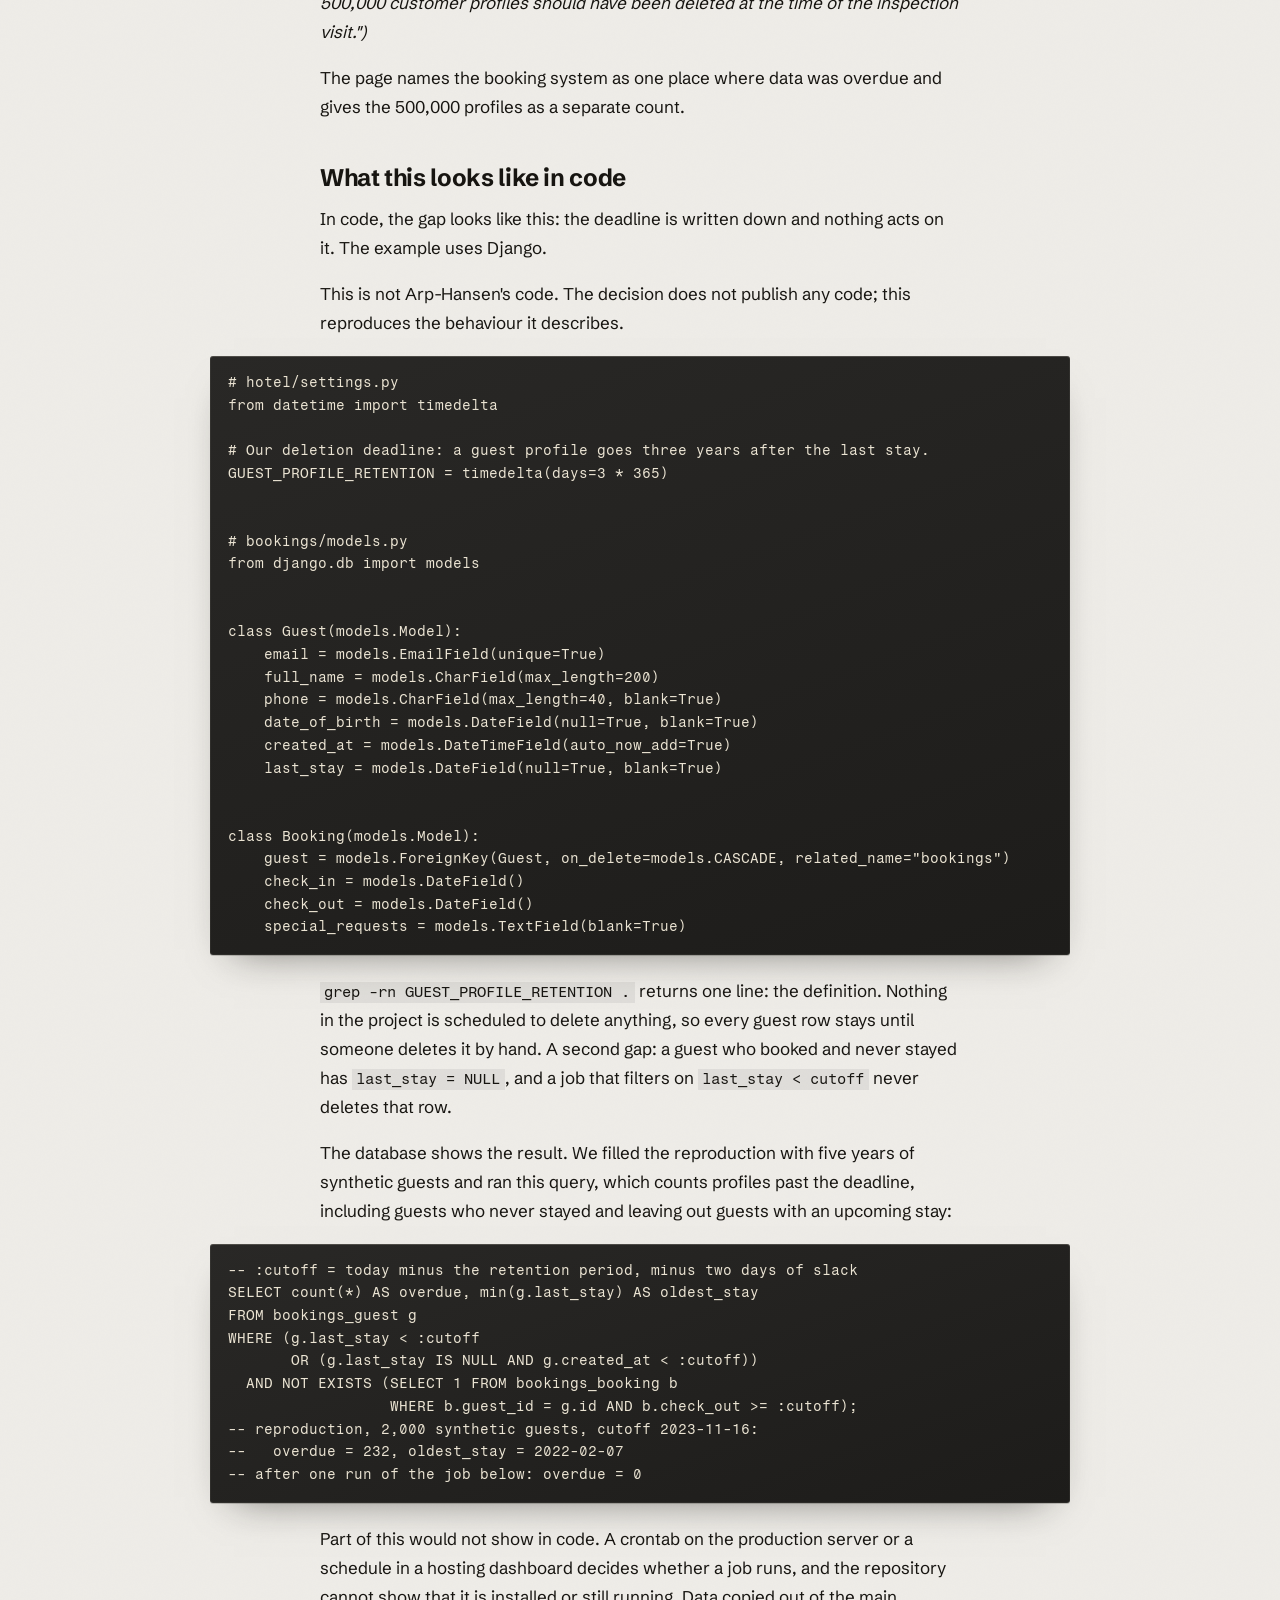
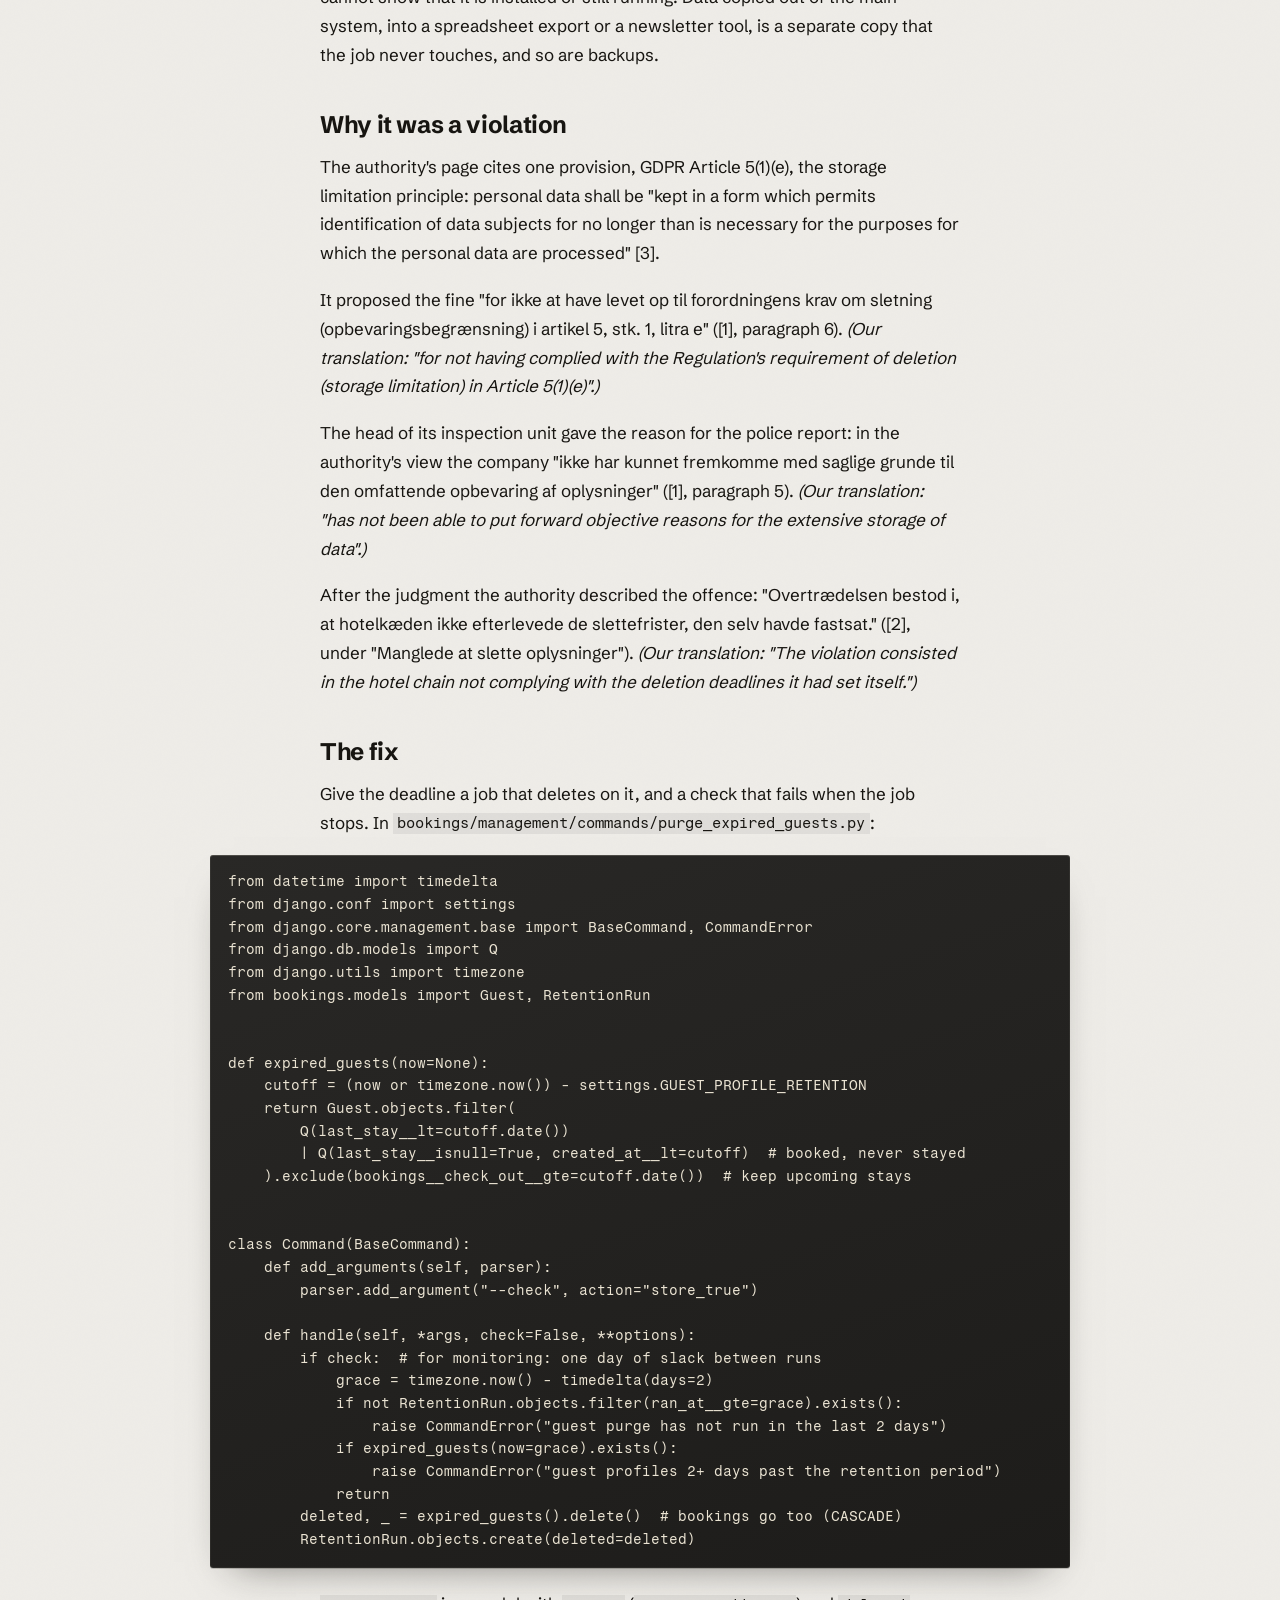
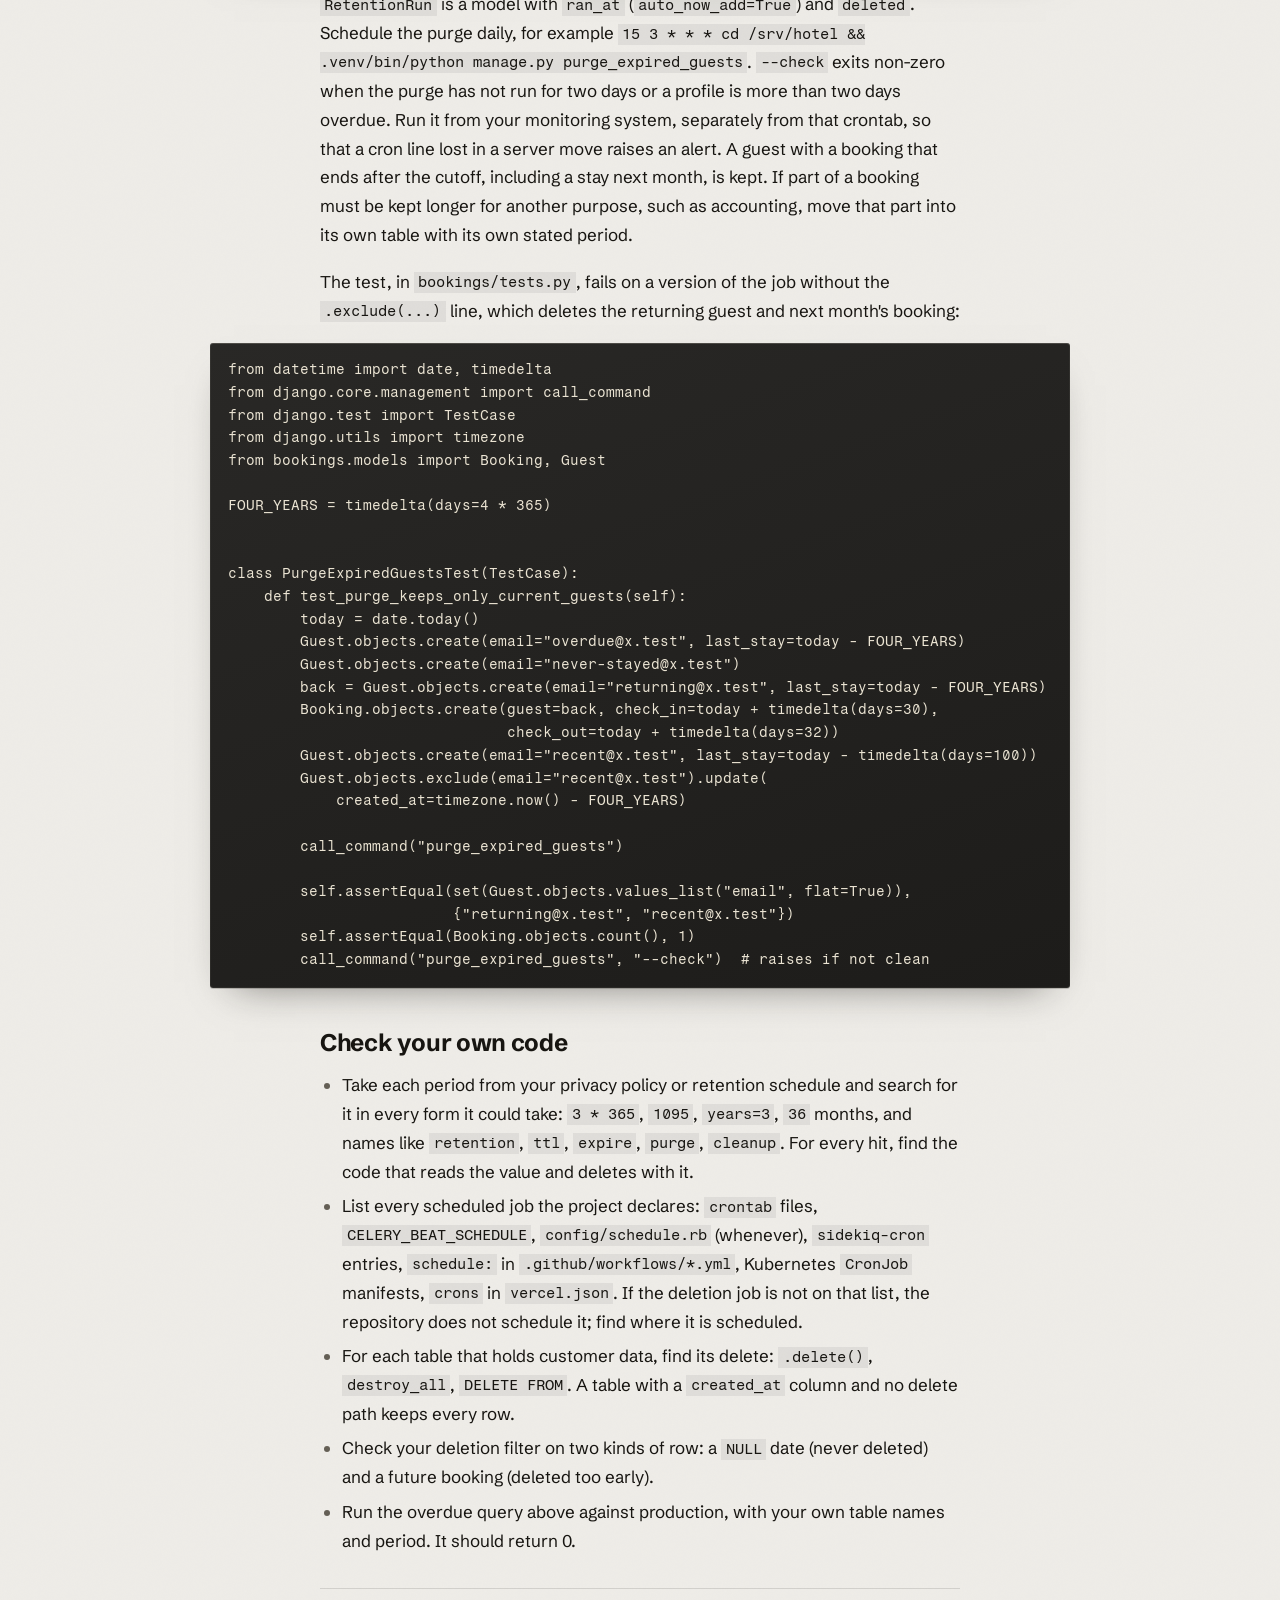
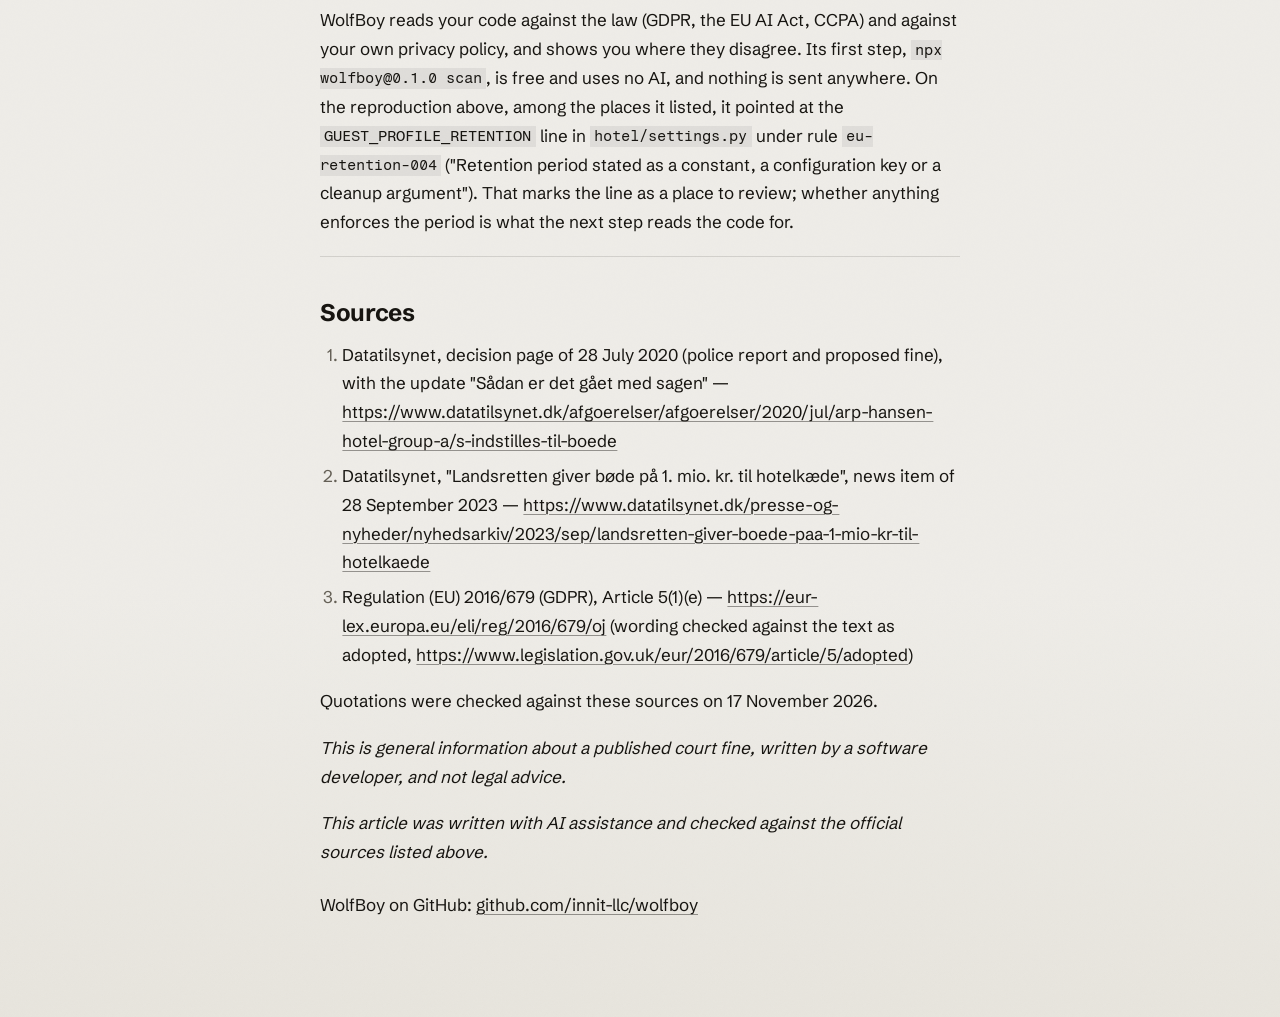
<file: docs/retention-deadlines-denmark/index.html>
<!DOCTYPE html>
<html lang="en">
<head>
<meta charset="utf-8" />
<meta name="viewport" content="width=device-width, initial-scale=1" />
<title>Why Arp-Hansen was fined DKK 1,000,000: customer data kept past its own deletion deadlines</title>
<meta name="description" content="A Danish court fined hotel chain Arp-Hansen DKK 1,000,000; the authority found data kept past the chain's deletion deadlines. What that looks like in Django." />
<meta property="og:type" content="article" />
<meta property="og:site_name" content="WolfBoy blog" />
<meta property="og:title" content="Why Arp-Hansen was fined DKK 1,000,000: customer data kept past its own deletion deadlines" />
<meta property="og:description" content="A Danish court fined hotel chain Arp-Hansen DKK 1,000,000; the authority found data kept past the chain's deletion deadlines. What that looks like in Django." />
<meta property="og:url" content="https://innit-llc.com/retention-deadlines-denmark/" />
<meta property="og:image" content="https://innit-llc.com/og/retention-deadlines-denmark.png" />
<meta property="og:image:width" content="1200" />
<meta property="og:image:height" content="630" />
<meta property="og:image:alt" content="Why Arp-Hansen was fined DKK 1,000,000: customer data kept past its own deletion deadlines" />
<meta name="twitter:card" content="summary_large_image" />
<meta name="color-scheme" content="light dark" />
<link rel="alternate" type="application/rss+xml" title="WolfBoy blog" href="https://innit-llc.com/feed.xml" />
<link rel="preload" href="../fonts/SchibstedGrotesk-normal-400-900-latin.woff2" as="font" type="font/woff2" crossorigin="anonymous" />
<link rel="stylesheet" href="../style.css" />
</head>
<body class="post">
<header class="mast"><div class="frame"><a class="brand" href="../"><b>WolfBoy</b> blog</a><nav class="nav" aria-label="Site"><a href="https://github.com/innit-llc/wolfboy">WolfBoy</a><a href="../about/">About</a><a href="https://github.com/innit-llc">GitHub</a></nav></div></header>
<main class="wrap">
<article>
<header>
<h1>Why <span class="nw">Arp-Hansen</span> was fined DKK 1,000,000: customer data kept past its own deletion deadlines</h1>
<p class="meta"><time datetime="2026-11-17">17 November 2026</time> · by <a href="../about/" rel="author">Taku Kanaya</a></p>
</header>
<p>If your privacy policy or retention schedule says customer data is deleted after a set period, something has to delete it when the period ends, and a retention constant that no code reads deletes nothing. In September 2023 a Danish court fined Arp-Hansen Hotel Group A/S, a hotel chain, DKK 1,000,000. According to the Danish data protection authority, the chain did not keep to deletion deadlines it had set itself, and about 500,000 customer profiles should already have been deleted.</p>
<section class="case">
<h2 id="the-decision">The decision</h2>
<ul>
<li><span class="k">Country:</span> Denmark. Company: Arp-Hansen Hotel Group A/S, a hotel chain.</li>
<li><span class="k">Who decided:</span> a court. In Denmark the data protection authority (Datatilsynet) cannot impose GDPR fines itself; it reports the company to the police with a proposed amount, and a court decides [1]. The authority reported the company on 28 July 2020 and proposed DKK 1,100,000 (≈ €147,000). The district court in Lyngby found the company guilty, but a majority of its judges decided on no penalty, and the prosecution appealed [2].</li>
<li><span class="k">Court and date:</span> Østre Landsret (High Court of Eastern Denmark), judgment of 20 September 2023.</li>
<li><span class="k">Amount:</span> DKK 1,000,000 (≈ €134,000).</li>
<li><span class="k">Final or under appeal:</span> according to the authority, the judgment "kan i udgangspunktet ikke ankes" (as a rule cannot be appealed <em>(our translation)</em>), and the company could ask the Appeals Permission Board for leave to go to the Supreme Court [2]. We found no Supreme Court case, so it is final as far as we could find, as of November 2026.</li>
<li><span class="k">Official texts:</span> <a href="https://www.datatilsynet.dk/afgoerelser/afgoerelser/2020/jul/arp-hansen-hotel-group-a/s-indstilles-til-boede">the authority's 2020 decision page, updated with the outcome</a> [1] and <a href="https://www.datatilsynet.dk/presse-og-nyheder/nyhedsarkiv/2023/sep/landsretten-giver-boede-paa-1-mio-kr-til-hotelkaede">its 2023 news item on the judgment</a> [2]. Every quote about the case below is the authority's.</li>
</ul>
</section>
<h2 id="what-the-decision-says-the-software-did">What the decision says the software did</h2>
<p>During an inspection visit the authority went through several systems to see whether the company had procedures that keep personal data from being stored longer than necessary ([1], paragraph 2). What it found ([1], paragraph 3, company name replaced with a bracket):</p>
<blockquote>
<p>"særligt et bookingsystem indeholdt mange personoplysninger, som burde have været slettet i henhold til [virksomhedens] egne fastsatte slettefrister. […] der var såkaldte kundeprofiler, som – efter [virksomhedens] egne slettefrister – burde være blevet slettet flere år tidligere. […] ca. 500.000 kundeprofiler burde have været slettet på tidspunktet for tilsynsbesøget."</p>
</blockquote>
<p><em>(Our translation: "a booking system in particular contained a lot of personal data that should have been deleted under the deletion deadlines [the company] had set itself. […] there were so-called customer profiles which, under [the company's] own deletion deadlines, should have been deleted several years earlier. […] about 500,000 customer profiles should have been deleted at the time of the inspection visit.")</em></p>
<p>The page names the booking system as one place where data was overdue and gives the 500,000 profiles as a separate count.</p>
<h2 id="what-this-looks-like-in-code">What this looks like in code</h2>
<p>In code, the gap looks like this: the deadline is written down and nothing acts on it. The example uses Django.</p>
<p>This is not Arp-Hansen's code. The decision does not publish any code; this reproduces the behaviour it describes.</p>
<pre><code class="language-python"># hotel/settings.py
from datetime import timedelta

# Our deletion deadline: a guest profile goes three years after the last stay.
GUEST_PROFILE_RETENTION = timedelta(days=3 * 365)


# bookings/models.py
from django.db import models


class Guest(models.Model):
    email = models.EmailField(unique=True)
    full_name = models.CharField(max_length=200)
    phone = models.CharField(max_length=40, blank=True)
    date_of_birth = models.DateField(null=True, blank=True)
    created_at = models.DateTimeField(auto_now_add=True)
    last_stay = models.DateField(null=True, blank=True)


class Booking(models.Model):
    guest = models.ForeignKey(Guest, on_delete=models.CASCADE, related_name="bookings")
    check_in = models.DateField()
    check_out = models.DateField()
    special_requests = models.TextField(blank=True)
</code></pre>
<p><code>grep -rn GUEST_PROFILE_RETENTION .</code> returns one line: the definition. Nothing in the project is scheduled to delete anything, so every guest row stays until someone deletes it by hand. A second gap: a guest who booked and never stayed has <code>last_stay = NULL</code>, and a job that filters on <code>last_stay &lt; cutoff</code> never deletes that row.</p>
<p>The database shows the result. We filled the reproduction with five years of synthetic guests and ran this query, which counts profiles past the deadline, including guests who never stayed and leaving out guests with an upcoming stay:</p>
<pre><code class="language-sql">-- :cutoff = today minus the retention period, minus two days of slack
SELECT count(*) AS overdue, min(g.last_stay) AS oldest_stay
FROM bookings_guest g
WHERE (g.last_stay &lt; :cutoff
       OR (g.last_stay IS NULL AND g.created_at &lt; :cutoff))
  AND NOT EXISTS (SELECT 1 FROM bookings_booking b
                  WHERE b.guest_id = g.id AND b.check_out &gt;= :cutoff);
-- reproduction, 2,000 synthetic guests, cutoff 2023-11-16:
--   overdue = 232, oldest_stay = 2022-02-07
-- after one run of the job below: overdue = 0
</code></pre>
<p>Part of this would not show in code. A crontab on the production server or a schedule in a hosting dashboard decides whether a job runs, and the repository cannot show that it is installed or still running. Data copied out of the main system, into a spreadsheet export or a newsletter tool, is a separate copy that the job never touches, and so are backups.</p>
<h2 id="why-it-was-a-violation">Why it was a violation</h2>
<p>The authority's page cites one provision, GDPR Article 5(1)(e), the storage limitation principle: personal data shall be "kept in a form which permits identification of data subjects for no longer than is necessary for the purposes for which the personal data are processed" [3].</p>
<p>It proposed the fine "for ikke at have levet op til forordningens krav om sletning (opbevaringsbegrænsning) i artikel 5, stk. 1, litra e" ([1], paragraph 6). <em>(Our translation: "for not having complied with the Regulation's requirement of deletion (storage limitation) in Article 5(1)(e)".)</em></p>
<p>The head of its inspection unit gave the reason for the police report: in the authority's view the company "ikke har kunnet fremkomme med saglige grunde til den omfattende opbevaring af oplysninger" ([1], paragraph 5). <em>(Our translation: "has not been able to put forward objective reasons for the extensive storage of data".)</em></p>
<p>After the judgment the authority described the offence: "Overtrædelsen bestod i, at hotelkæden ikke efterlevede de slettefrister, den selv havde fastsat." ([2], under "Manglede at slette oplysninger"). <em>(Our translation: "The violation consisted in the hotel chain not complying with the deletion deadlines it had set itself.")</em></p>
<h2 id="the-fix">The fix</h2>
<p>Give the deadline a job that deletes on it, and a check that fails when the job stops. In <code>bookings/management/commands/purge_expired_guests.py</code>:</p>
<pre><code class="language-python">from datetime import timedelta
from django.conf import settings
from django.core.management.base import BaseCommand, CommandError
from django.db.models import Q
from django.utils import timezone
from bookings.models import Guest, RetentionRun


def expired_guests(now=None):
    cutoff = (now or timezone.now()) - settings.GUEST_PROFILE_RETENTION
    return Guest.objects.filter(
        Q(last_stay__lt=cutoff.date())
        | Q(last_stay__isnull=True, created_at__lt=cutoff)  # booked, never stayed
    ).exclude(bookings__check_out__gte=cutoff.date())  # keep upcoming stays


class Command(BaseCommand):
    def add_arguments(self, parser):
        parser.add_argument("--check", action="store_true")

    def handle(self, *args, check=False, **options):
        if check:  # for monitoring: one day of slack between runs
            grace = timezone.now() - timedelta(days=2)
            if not RetentionRun.objects.filter(ran_at__gte=grace).exists():
                raise CommandError("guest purge has not run in the last 2 days")
            if expired_guests(now=grace).exists():
                raise CommandError("guest profiles 2+ days past the retention period")
            return
        deleted, _ = expired_guests().delete()  # bookings go too (CASCADE)
        RetentionRun.objects.create(deleted=deleted)
</code></pre>
<p><code>RetentionRun</code> is a model with <code>ran_at</code> (<code>auto_now_add=True</code>) and <code>deleted</code>. Schedule the purge daily, for example <code>15 3 * * * cd /srv/hotel &amp;&amp; .venv/bin/python manage.py purge_expired_guests</code>. <code>--check</code> exits non-zero when the purge has not run for two days or a profile is more than two days overdue. Run it from your monitoring system, separately from that crontab, so that a cron line lost in a server move raises an alert. A guest with a booking that ends after the cutoff, including a stay next month, is kept. If part of a booking must be kept longer for another purpose, such as accounting, move that part into its own table with its own stated period.</p>
<p>The test, in <code>bookings/tests.py</code>, fails on a version of the job without the <code>.exclude(...)</code> line, which deletes the returning guest and next month's booking:</p>
<pre><code class="language-python">from datetime import date, timedelta
from django.core.management import call_command
from django.test import TestCase
from django.utils import timezone
from bookings.models import Booking, Guest

FOUR_YEARS = timedelta(days=4 * 365)


class PurgeExpiredGuestsTest(TestCase):
    def test_purge_keeps_only_current_guests(self):
        today = date.today()
        Guest.objects.create(email="overdue@x.test", last_stay=today - FOUR_YEARS)
        Guest.objects.create(email="never-stayed@x.test")
        back = Guest.objects.create(email="returning@x.test", last_stay=today - FOUR_YEARS)
        Booking.objects.create(guest=back, check_in=today + timedelta(days=30),
                               check_out=today + timedelta(days=32))
        Guest.objects.create(email="recent@x.test", last_stay=today - timedelta(days=100))
        Guest.objects.exclude(email="recent@x.test").update(
            created_at=timezone.now() - FOUR_YEARS)

        call_command("purge_expired_guests")

        self.assertEqual(set(Guest.objects.values_list("email", flat=True)),
                         {"returning@x.test", "recent@x.test"})
        self.assertEqual(Booking.objects.count(), 1)
        call_command("purge_expired_guests", "--check")  # raises if not clean
</code></pre>
<h2 id="check-your-own-code">Check your own code</h2>
<ul>
<li>Take each period from your privacy policy or retention schedule and search for it in every form it could take: <code>3 * 365</code>, <code>1095</code>, <code>years=3</code>, <code>36</code> months, and names like <code>retention</code>, <code>ttl</code>, <code>expire</code>, <code>purge</code>, <code>cleanup</code>. For every hit, find the code that reads the value and deletes with it.</li>
<li>List every scheduled job the project declares: <code>crontab</code> files, <code>CELERY_BEAT_SCHEDULE</code>, <code>config/schedule.rb</code> (whenever), <code>sidekiq-cron</code> entries, <code>schedule:</code> in <code>.github/workflows/*.yml</code>, Kubernetes <code>CronJob</code> manifests, <code>crons</code> in <code>vercel.json</code>. If the deletion job is not on that list, the repository does not schedule it; find where it is scheduled.</li>
<li>For each table that holds customer data, find its delete: <code>.delete()</code>, <code>destroy_all</code>, <code>DELETE FROM</code>. A table with a <code>created_at</code> column and no delete path keeps every row.</li>
<li>Check your deletion filter on two kinds of row: a <code>NULL</code> date (never deleted) and a future booking (deleted too early).</li>
<li>Run the overdue query above against production, with your own table names and period. It should return 0.</li>
</ul>
<aside class="product-note">
<p>WolfBoy reads your code against the law (GDPR, the EU AI Act, CCPA) and against your own privacy policy, and shows you where they disagree. Its first step, <code>npx wolfboy@0.1.0 scan</code>, is free and uses no AI, and nothing is sent anywhere. On the reproduction above, among the places it listed, it pointed at the <code>GUEST_PROFILE_RETENTION</code> line in <code>hotel/settings.py</code> under rule <code>eu-retention-004</code> ("Retention period stated as a constant, a configuration key or a cleanup argument"). That marks the line as a place to review; whether anything enforces the period is what the next step reads the code for.</p>
</aside>
<h2 id="sources">Sources</h2>
<ol>
<li>Datatilsynet, decision page of 28 July 2020 (police report and proposed fine), with the update "Sådan er det gået med sagen" — <a href="https://www.datatilsynet.dk/afgoerelser/afgoerelser/2020/jul/arp-hansen-hotel-group-a/s-indstilles-til-boede">https://www.datatilsynet.dk/afgoerelser/afgoerelser/2020/jul/arp-hansen-hotel-group-a/s-indstilles-til-boede</a></li>
<li>Datatilsynet, "Landsretten giver bøde på 1. mio. kr. til hotelkæde", news item of 28 September 2023 — <a href="https://www.datatilsynet.dk/presse-og-nyheder/nyhedsarkiv/2023/sep/landsretten-giver-boede-paa-1-mio-kr-til-hotelkaede">https://www.datatilsynet.dk/presse-og-nyheder/nyhedsarkiv/2023/sep/landsretten-giver-boede-paa-1-mio-kr-til-hotelkaede</a></li>
<li>Regulation (EU) 2016/679 (GDPR), Article 5(1)(e) — <a href="https://eur-lex.europa.eu/eli/reg/2016/679/oj">https://eur-lex.europa.eu/eli/reg/2016/679/oj</a> (wording checked against the text as adopted, <a href="https://www.legislation.gov.uk/eur/2016/679/article/5/adopted">https://www.legislation.gov.uk/eur/2016/679/article/5/adopted</a>)</li>
</ol>
<p>Quotations were checked against these sources on 17 November 2026.</p>
<p><em>This is general information about a published court fine, written by a software developer, and not legal advice.</em></p>
<p><em>This article was written with AI assistance and checked against the official sources listed above.</em></p>
<p class="repo-link">WolfBoy on GitHub: <a href="https://github.com/innit-llc/wolfboy">github.com/innit-llc/wolfboy</a></p>
</article>
</main>
<footer class="site"><div class="frame">WolfBoy, by INNIT LLC</div></footer>
</body>
</html>
</file>
<file: docs/style.css>
/* The blog's frame takes the landing page's world: a desk under one lamp,
   charcoal plates as screens (code), bone paper as documents (the decision),
   one highlighter yellow (the masthead bar and text selection only).
   Light is the same desk by daylight. The reading column is unchanged:
   42rem, 17px, line height 1.7, code wraps inside the column. Masthead,
   footer and index sit in a wider frame (1100 px of content); on an
   article page only code and the facts sheet reach past the column, to
   860 px on the same axis. */

@font-face { font-family: "Schibsted Grotesk"; font-style: normal; font-weight: 400 900; font-display: swap; src: url("fonts/SchibstedGrotesk-normal-400-900-latin.woff2") format("woff2"); unicode-range: U+0000-00FF, U+0131, U+0152-0153, U+02BB-02BC, U+02C6, U+02DA, U+02DC, U+0304, U+0308, U+0329, U+2000-206F, U+20AC, U+2122, U+2191, U+2193, U+2212, U+2215, U+FEFF, U+FFFD; }
@font-face { font-family: "Schibsted Grotesk"; font-style: normal; font-weight: 400 900; font-display: swap; src: url("fonts/SchibstedGrotesk-normal-400-900-latin-ext.woff2") format("woff2"); unicode-range: U+0100-02BA, U+02BD-02C5, U+02C7-02CC, U+02CE-02D7, U+02DD-02FF, U+0304, U+0308, U+0329, U+1D00-1DBF, U+1E00-1E9F, U+1EF2-1EFF, U+2020, U+20A0-20AB, U+20AD-20C4, U+2113, U+2C60-2C7F, U+A720-A7FF; }
@font-face { font-family: "Fragment Mono"; font-style: normal; font-weight: 400; font-display: swap; src: url("fonts/FragmentMono-normal-400-latin.woff2") format("woff2"); unicode-range: U+0000-00FF, U+0131, U+0152-0153, U+02BB-02BC, U+02C6, U+02DA, U+02DC, U+0304, U+0308, U+0329, U+2000-206F, U+20AC, U+2122, U+2191, U+2193, U+2212, U+2215, U+FEFF, U+FFFD; }
@font-face { font-family: "Fragment Mono"; font-style: normal; font-weight: 400; font-display: swap; src: url("fonts/FragmentMono-normal-400-latin-ext.woff2") format("woff2"); unicode-range: U+0100-02BA, U+02BD-02C5, U+02C7-02CC, U+02CE-02D7, U+02DD-02FF, U+0304, U+0308, U+0329, U+1D00-1DBF, U+1E00-1E9F, U+1EF2-1EFF, U+2020, U+20A0-20AB, U+20AD-20C4, U+2113, U+2C60-2C7F, U+A720-A7FF; }
@font-face { font-family: "Libre Caslon Text"; font-style: normal; font-weight: 400; font-display: swap; src: url("fonts/LibreCaslonText-normal-400-latin.woff2") format("woff2"); unicode-range: U+0000-00FF, U+0131, U+0152-0153, U+02BB-02BC, U+02C6, U+02DA, U+02DC, U+0304, U+0308, U+0329, U+2000-206F, U+20AC, U+2122, U+2191, U+2193, U+2212, U+2215, U+FEFF, U+FFFD; }
@font-face { font-family: "Libre Caslon Text"; font-style: normal; font-weight: 400; font-display: swap; src: url("fonts/LibreCaslonText-normal-400-latin-ext.woff2") format("woff2"); unicode-range: U+0100-02BA, U+02BD-02C5, U+02C7-02CC, U+02CE-02D7, U+02DD-02FF, U+0304, U+0308, U+0329, U+1D00-1DBF, U+1E00-1E9F, U+1EF2-1EFF, U+2020, U+20A0-20AB, U+20AD-20C4, U+2113, U+2C60-2C7F, U+A720-A7FF; }
@font-face { font-family: "Libre Caslon Text"; font-style: italic; font-weight: 400; font-display: swap; src: url("fonts/LibreCaslonText-italic-400-latin.woff2") format("woff2"); unicode-range: U+0000-00FF, U+0131, U+0152-0153, U+02BB-02BC, U+02C6, U+02DA, U+02DC, U+0304, U+0308, U+0329, U+2000-206F, U+20AC, U+2122, U+2191, U+2193, U+2212, U+2215, U+FEFF, U+FFFD; }
@font-face { font-family: "Libre Caslon Text"; font-style: italic; font-weight: 400; font-display: swap; src: url("fonts/LibreCaslonText-italic-400-latin-ext.woff2") format("woff2"); unicode-range: U+0100-02BA, U+02BD-02C5, U+02C7-02CC, U+02CE-02D7, U+02DD-02FF, U+0304, U+0308, U+0329, U+1D00-1DBF, U+1E00-1E9F, U+1EF2-1EFF, U+2020, U+20A0-20AB, U+20AD-20C4, U+2113, U+2C60-2C7F, U+A720-A7FF; }

:root {
  color-scheme: light dark;
  /* the desk by daylight */
  --ground-0: #e6e3db; --ground-1: #efede8; --ground-2: #f8f7f4;
  --lamp: rgba(255, 255, 255, .6);
  --text: #171511; --text-2: #46423a; --text-3: #645f55;
  --hair: rgba(23, 21, 17, .13); --hair-2: rgba(23, 21, 17, .26);
  --link-line: rgba(23, 21, 17, .42);
  --tint: rgba(23, 21, 17, .065);
  --grain: url("data:image/svg+xml;utf8,<svg xmlns='http://www.w3.org/2000/svg' width='240' height='240'><filter id='n'><feTurbulence type='fractalNoise' baseFrequency='.9' numOctaves='2' stitchTiles='stitch'/><feColorMatrix values='0 0 0 0 .5 0 0 0 0 .5 0 0 0 0 .5 0 0 0 .05 0'/></filter><rect width='100%25' height='100%25' filter='url(%23n)'/></svg>");
  --paper-shadow: 0 18px 44px -22px rgba(23, 21, 17, .5), 0 1px 0 rgba(23, 21, 17, .14);
  --plate-shadow: inset 0 1px 0 rgba(235, 228, 211, .14), inset 0 0 0 1px rgba(235, 228, 211, .06), 0 18px 40px -24px rgba(23, 21, 17, .6), 0 1px 0 rgba(23, 21, 17, .2);
  /* the two materials and the one hue: the same in both themes */
  --plate-0: #292826; --plate-1: #1d1c1a; --on-plate: #ebe4d3;
  --paper: #ebe4d3; --paper-ink: #171511; --paper-2: rgba(23, 21, 17, .66); --paper-hair: rgba(23, 21, 17, .16);
  --mark: #f0d24e; --ink: #171511;
  --sans: "Schibsted Grotesk", system-ui, -apple-system, "Segoe UI", Helvetica, Arial, sans-serif;
  --mono: "Fragment Mono", ui-monospace, SFMono-Regular, Menlo, Consolas, monospace;
  --law: "Libre Caslon Text", Georgia, "Times New Roman", serif;
  --noise: url("data:image/svg+xml;utf8,<svg xmlns='http://www.w3.org/2000/svg' width='240' height='240'><filter id='n'><feTurbulence type='fractalNoise' baseFrequency='.9' numOctaves='2' stitchTiles='stitch'/><feColorMatrix values='0 0 0 0 .5 0 0 0 0 .5 0 0 0 0 .5 0 0 0 .7 0'/></filter><rect width='100%25' height='100%25' filter='url(%23n)'/></svg>");
}
@media (prefers-color-scheme: dark) {
  :root {
    /* the desk at night, as on the landing page */
    --ground-0: #0e0d0c; --ground-1: #141210; --ground-2: #1a1714;
    --lamp: rgba(235, 228, 211, .055);
    --text: #ebe4d3; --text-2: #b8b09e; --text-3: #9c9483;
    --hair: rgba(235, 228, 211, .1); --hair-2: rgba(235, 228, 211, .22);
    --link-line: rgba(235, 228, 211, .4);
    --tint: rgba(235, 228, 211, .08);
    --grain: url("data:image/svg+xml;utf8,<svg xmlns='http://www.w3.org/2000/svg' width='240' height='240'><filter id='n'><feTurbulence type='fractalNoise' baseFrequency='.9' numOctaves='2' stitchTiles='stitch'/><feColorMatrix values='0 0 0 0 .5 0 0 0 0 .5 0 0 0 0 .5 0 0 0 .04 0'/></filter><rect width='100%25' height='100%25' filter='url(%23n)'/></svg>");
    --paper-shadow: 0 24px 60px -24px rgba(0, 0, 0, .8), 0 1px 0 rgba(0, 0, 0, .5);
    --plate-shadow: inset 0 1px 0 rgba(235, 228, 211, .14), inset 0 0 0 1px rgba(235, 228, 211, .06), 0 24px 60px -28px rgba(0, 0, 0, .85), 0 1px 0 rgba(0, 0, 0, .5);
  }
}

* { box-sizing: border-box; }
html { background: var(--ground-1); -webkit-text-size-adjust: 100%; text-size-adjust: 100%; scrollbar-color: var(--hair-2) var(--ground-1); }
body {
  margin: 0;
  min-height: 100vh;
  /* the desk: grain over a lamp-lit ground that darkens towards the foot, never a flat fill */
  background:
    var(--grain) 0 0 / 240px 240px,
    radial-gradient(900px 560px at 50% 80px, var(--lamp), transparent 70%) no-repeat,
    radial-gradient(1400px 900px at 70% 0, var(--ground-2), transparent) no-repeat,
    linear-gradient(var(--ground-1) calc(100% - 520px), var(--ground-0));
  background-color: var(--ground-1);
  color: var(--text);
  font-family: var(--sans);
  font-size: 1.0625rem;
  line-height: 1.7;
  -webkit-font-smoothing: antialiased;
  overflow-x: clip;
}
::selection { background: var(--mark); color: var(--ink); }
:focus-visible { outline: 2px solid var(--text); outline-offset: 3px; }

.wrap { max-width: 42rem; margin: 0 auto; padding: 0 16px; }
.frame { max-width: calc(1100px + 32px); margin: 0 auto; padding: 0 16px; }
a { color: inherit; text-decoration: underline; text-decoration-color: var(--link-line); text-decoration-thickness: 1px; text-underline-offset: .2em; }
a:hover { text-decoration-color: currentColor; }

/* masthead: the typographic wordmark under the lamp, its links at the frame's right edge */
.mast .frame { display: flex; flex-wrap: wrap; align-items: center; justify-content: space-between; gap: 4px 16px; min-height: 64px; padding-top: 8px; padding-bottom: 8px; }
.brand { display: inline-flex; align-items: center; gap: 12px; font: 400 1.0625rem/1 var(--sans); letter-spacing: -.01em; color: var(--text-3); text-decoration: none; }
.brand::before { content: ""; flex: none; width: 3px; height: 16px; background: var(--mark); }
.brand b { font-weight: 600; color: var(--text); }
.brand:hover b { text-decoration: underline; text-decoration-color: var(--link-line); text-underline-offset: .2em; }
.nav { display: flex; flex-wrap: wrap; column-gap: 16px; font-size: .9375rem; line-height: 1.2; }
.nav a { padding: 6px 0; color: var(--text-2); text-decoration: none; }
.nav a:hover { color: var(--text); text-decoration: underline; text-decoration-color: var(--link-line); }
.nav a[aria-current="page"] { color: var(--text); }

main.wrap, main.frame { padding: 2.5rem 16px 3rem; overflow-wrap: break-word; }
h1, h2, h3 { font-family: var(--sans); color: var(--text); font-weight: 700; text-wrap: balance; }
h1 { font-size: clamp(30px, 22.4px + 1.96vw, 44px); line-height: 1.06; letter-spacing: -.025em; margin: 0 0 .9rem; }
h2 { font-size: clamp(20px, 17.8px + .56vw, 24px); line-height: 1.2; letter-spacing: -.015em; margin: 2.6rem 0 .8rem; }
h3 { font-size: clamp(17px, 15.4px + .42vw, 20px); line-height: 1.3; letter-spacing: -.01em; margin: 2rem 0 .5rem; }
p, ul, ol, blockquote, pre { margin: 0 0 1.1rem; }
ul, ol { padding-left: 1.4rem; }
li { margin: .35rem 0; }
li::marker { color: var(--text-3); font-variant-numeric: proportional-nums; }
.meta { color: var(--text-3); font-size: .9375rem; font-variant-numeric: tabular-nums; margin: 0 0 2rem; }
/* a hyphenated word in a heading or title stays whole (wrapped by the build) */
.nw { white-space: nowrap; }
strong { font-weight: 650; }

/* quoted human text speaks in the statute face */
blockquote { padding-left: 1.1rem; border-left: 1px solid var(--hair-2); font-family: var(--law); font-size: 1.0625rem; line-height: 1.65; }
blockquote p:last-child { margin-bottom: 0; }

/* code: machine text on a charcoal plate, wrapping inside the column */
/* no ligatures: "=>" and "??" must show as typed */
code { font-family: var(--mono); font-size: .88em; font-variant-ligatures: none; font-feature-settings: "liga" 0, "calt" 0, "zero" 1; overflow-wrap: anywhere; }
:not(pre) > code { background: var(--tint); padding: .1em .3em; }
pre {
  background: linear-gradient(160deg, var(--plate-0), var(--plate-1));
  color: var(--on-plate);
  box-shadow: var(--plate-shadow);
  border-radius: 3px;
  padding: 1rem 1.15rem;
  overflow-x: auto;
  line-height: 1.55;
  font-size: .875rem;
  tab-size: 4;
  white-space: pre-wrap;
  overflow-wrap: anywhere;
  margin-bottom: 1.4rem;
  scrollbar-color: rgba(235, 228, 211, .22) transparent;
}
pre code { font-size: inherit; white-space: inherit; overflow-wrap: inherit; }
pre:focus-visible { outline-color: var(--text); }

/* the case block: the article's own "The decision" section, as a sheet of paper */
.case { position: relative; background: var(--paper); color: var(--paper-ink); box-shadow: var(--paper-shadow); padding: 22px 28px 6px; margin: 2.2rem 0 2.8rem; }
.case::after { content: ""; position: absolute; inset: 0; pointer-events: none; opacity: .06; mix-blend-mode: multiply; background-image: var(--noise); background-size: 240px 240px; }
.case > * { position: relative; z-index: 1; }
.case h2 { margin: 0; padding-bottom: 12px; border-bottom: 1px solid var(--paper-ink); font-size: .9375rem; font-weight: 600; line-height: 1.4; letter-spacing: 0; color: var(--paper-ink); }
.case ul { list-style: none; padding: 0; margin: 0; }
.case li { margin: 0; padding: 12px 0 13px; border-bottom: 1px solid var(--paper-hair); font-size: .9375rem; line-height: 1.55; }
.case li:last-child { border-bottom: 0; }
.case .k { font-weight: 600; }
.case a { text-decoration-color: var(--paper-2); }
.case a:hover { text-decoration-color: currentColor; }
.case :focus-visible { outline-color: var(--paper-ink); }

.product-note { border-top: 1px solid var(--hair); border-bottom: 1px solid var(--hair); padding: 1.1rem 0 .1rem; margin: 2rem 0; }
.repo-link { margin-top: 1.5rem; }

/* the index: one short claim, then the cases as rows of a ledger, two to a row on a wide screen */
.home h1 { max-width: 36rem; margin-bottom: 0; font-size: clamp(18px, 16.5px + .4vw, 22px); font-weight: 600; line-height: 1.35; letter-spacing: -.01em; }
.posts { list-style: none; padding: 0; margin: 2rem 0 0; border-top: 1px solid var(--hair-2); }
.posts li { margin: 0; padding: 1.5rem 0 1.6rem; border-bottom: 1px solid var(--hair); }
.posts h2 { margin: 0 0 .45rem; }
.posts h2 a { text-decoration: none; }
.posts h2 a:hover { text-decoration: underline; text-decoration-color: currentColor; text-decoration-thickness: 2px; }
.posts p { margin: 0 0 .5rem; color: var(--text-2); }
.posts .meta { margin: 0; font-size: 13px; }

footer.site { color: var(--text-3); font-size: 13px; line-height: 1.5; padding: 3.5rem 0 3rem; }

@media (min-width: 720px) {
  /* the sheet's text lines up with the column; its paper reaches past it */
  .case { margin-left: -28px; margin-right: -28px; }
  .posts { display: grid; grid-template-columns: repeat(2, minmax(0, 1fr)); column-gap: 56px; }
}
@media (min-width: 920px) {
  /* on an article, code and the facts sheet widen to 860 px (110 px past each
     side of the 640 px text), centred on the column; the text keeps its measure */
  .post pre, .post .case { margin-left: -110px; margin-right: -110px; }
}
@media (max-width: 639px) {
  .mast .frame { min-height: 56px; }
  main.wrap, main.frame { padding-top: 1.75rem; }
  .case { padding: 18px 18px 4px; }
  /* plates bleed on a phone, as on the landing page; paper never does */
  pre { margin-left: -16px; margin-right: -16px; border-radius: 0; padding: .9rem 16px; }
}
</file>
